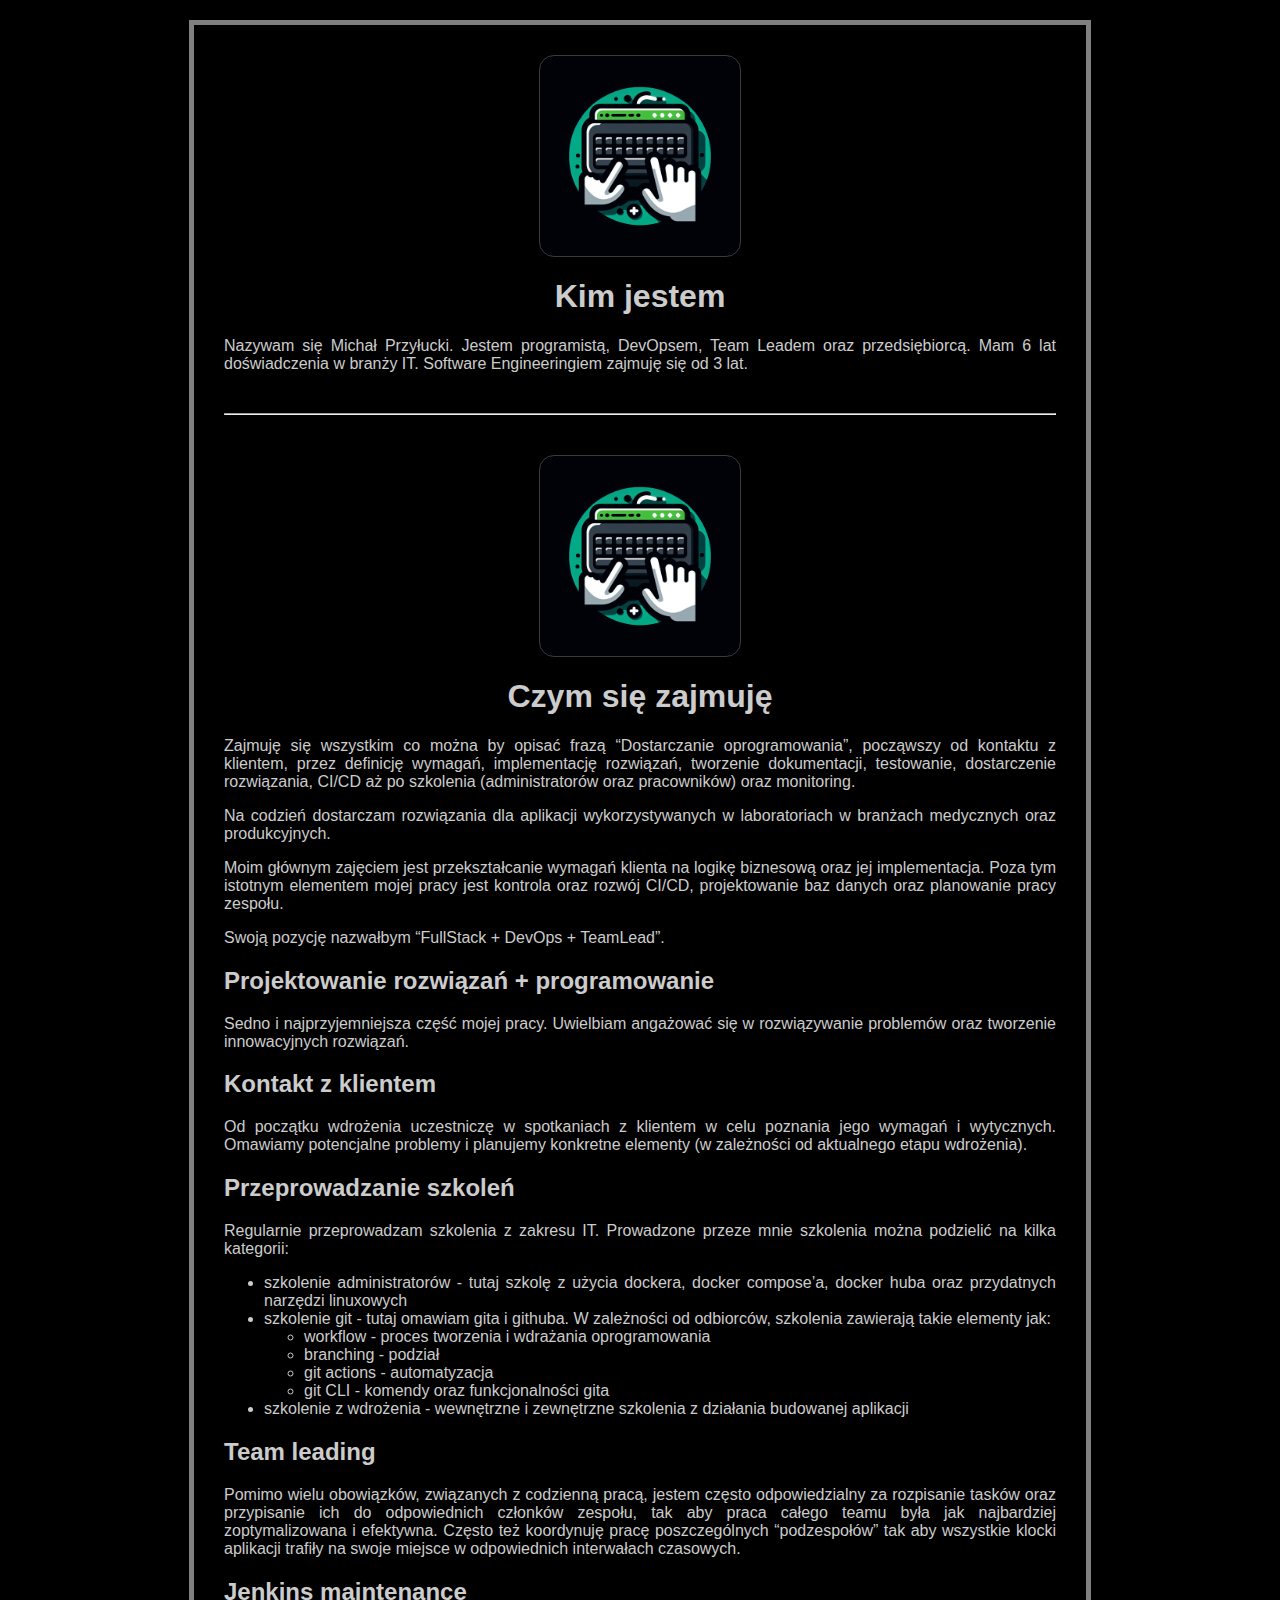
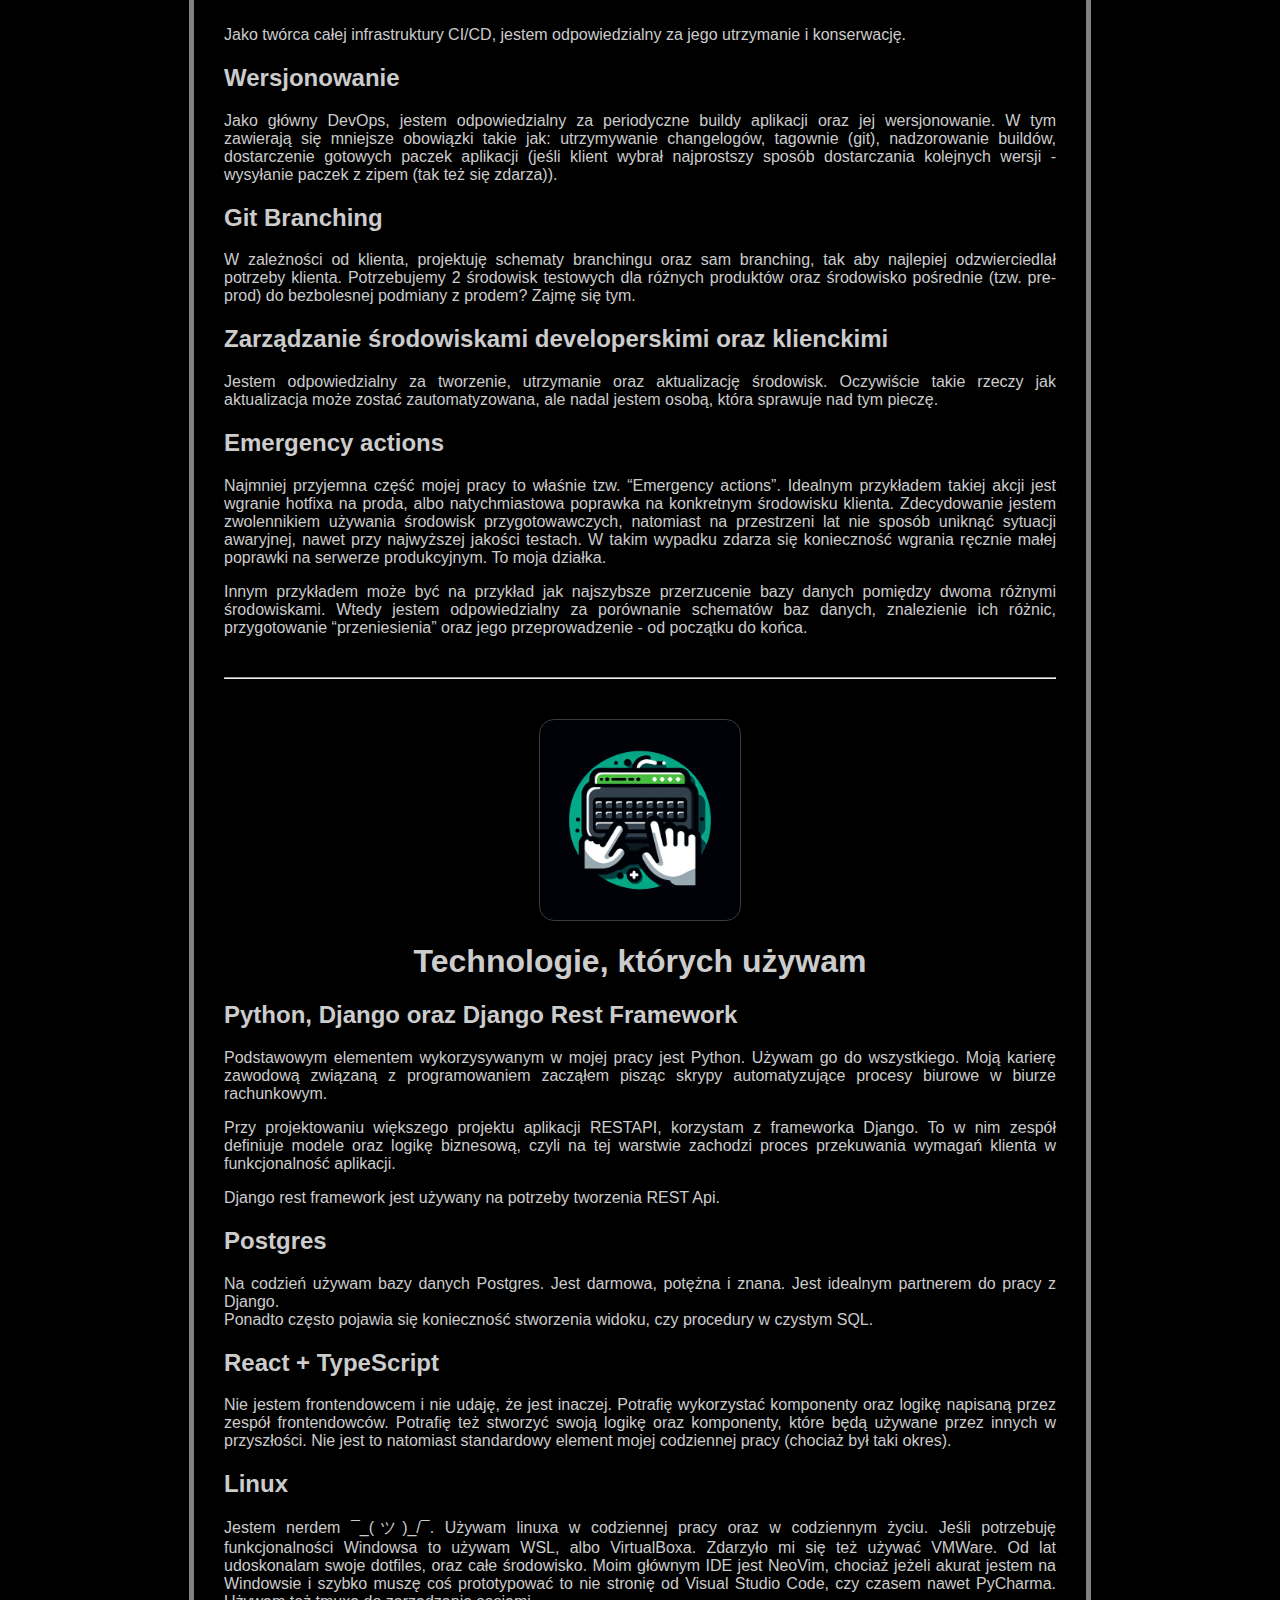
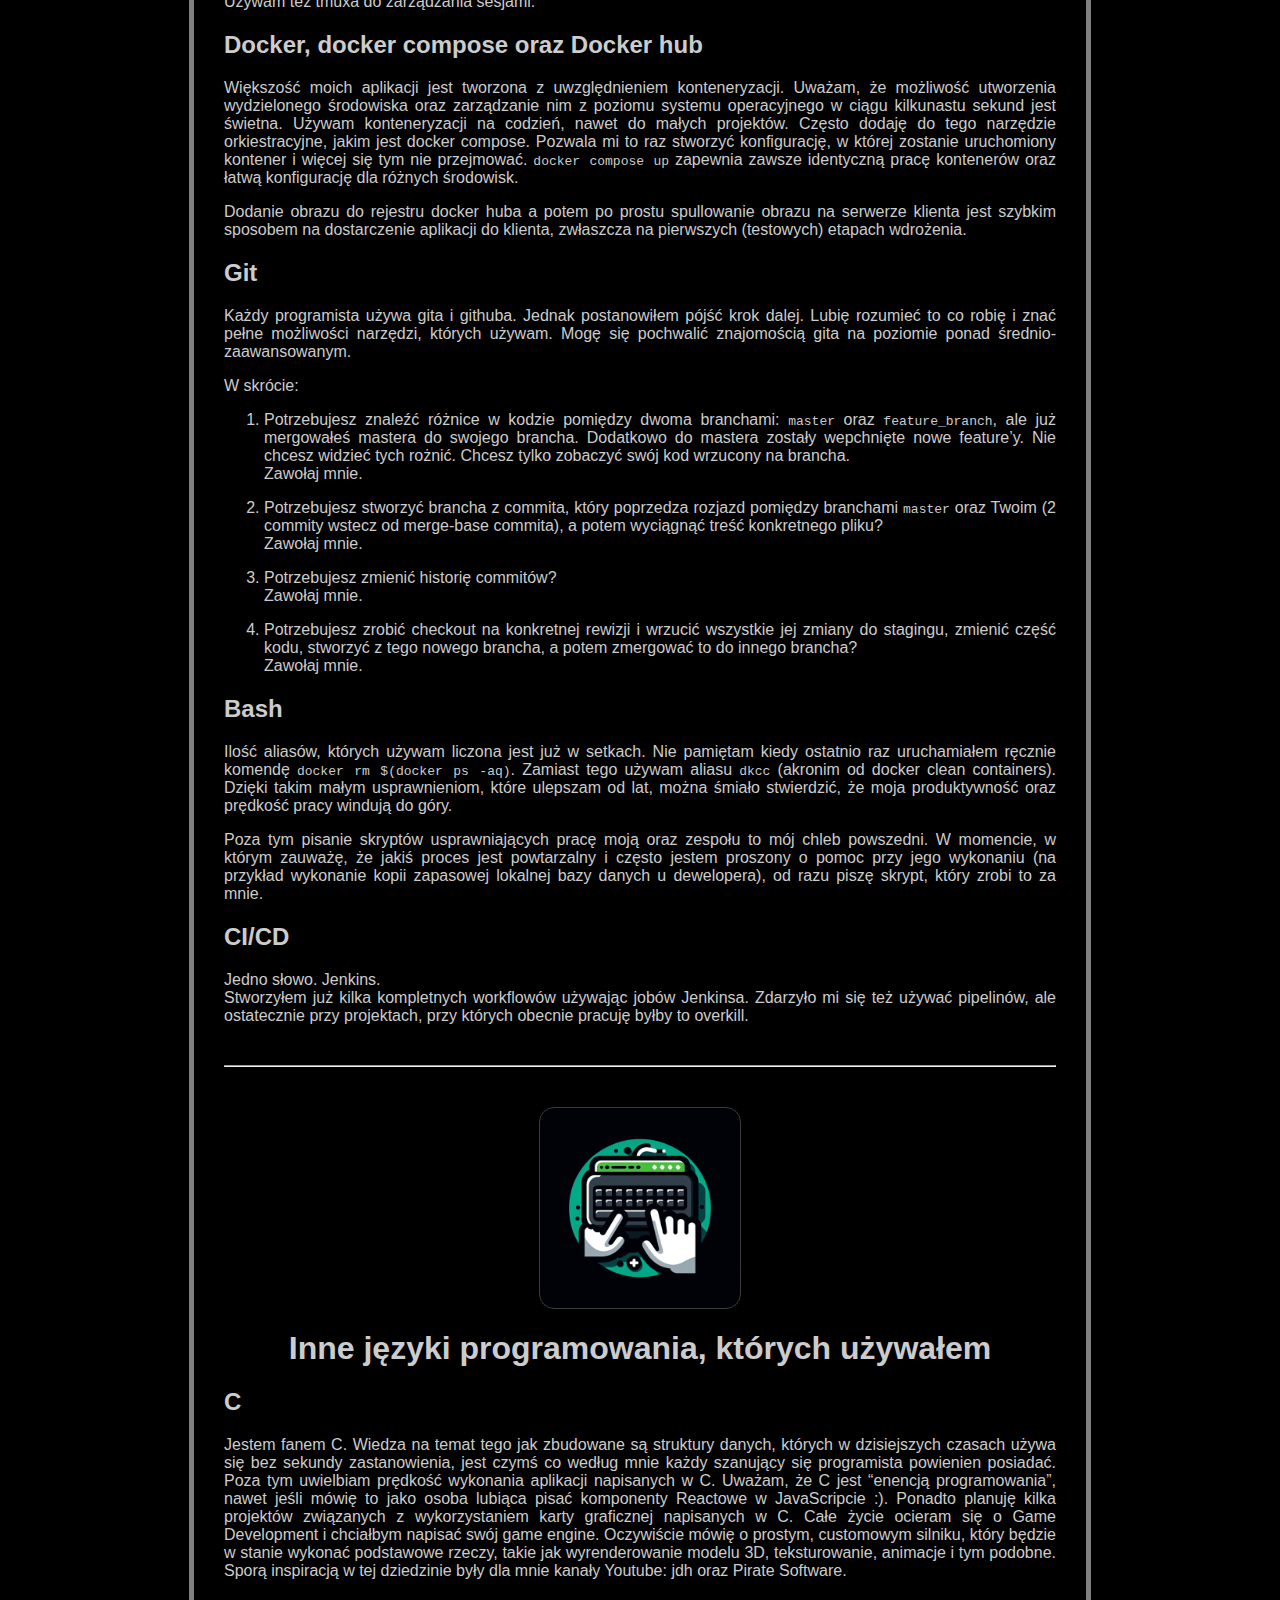
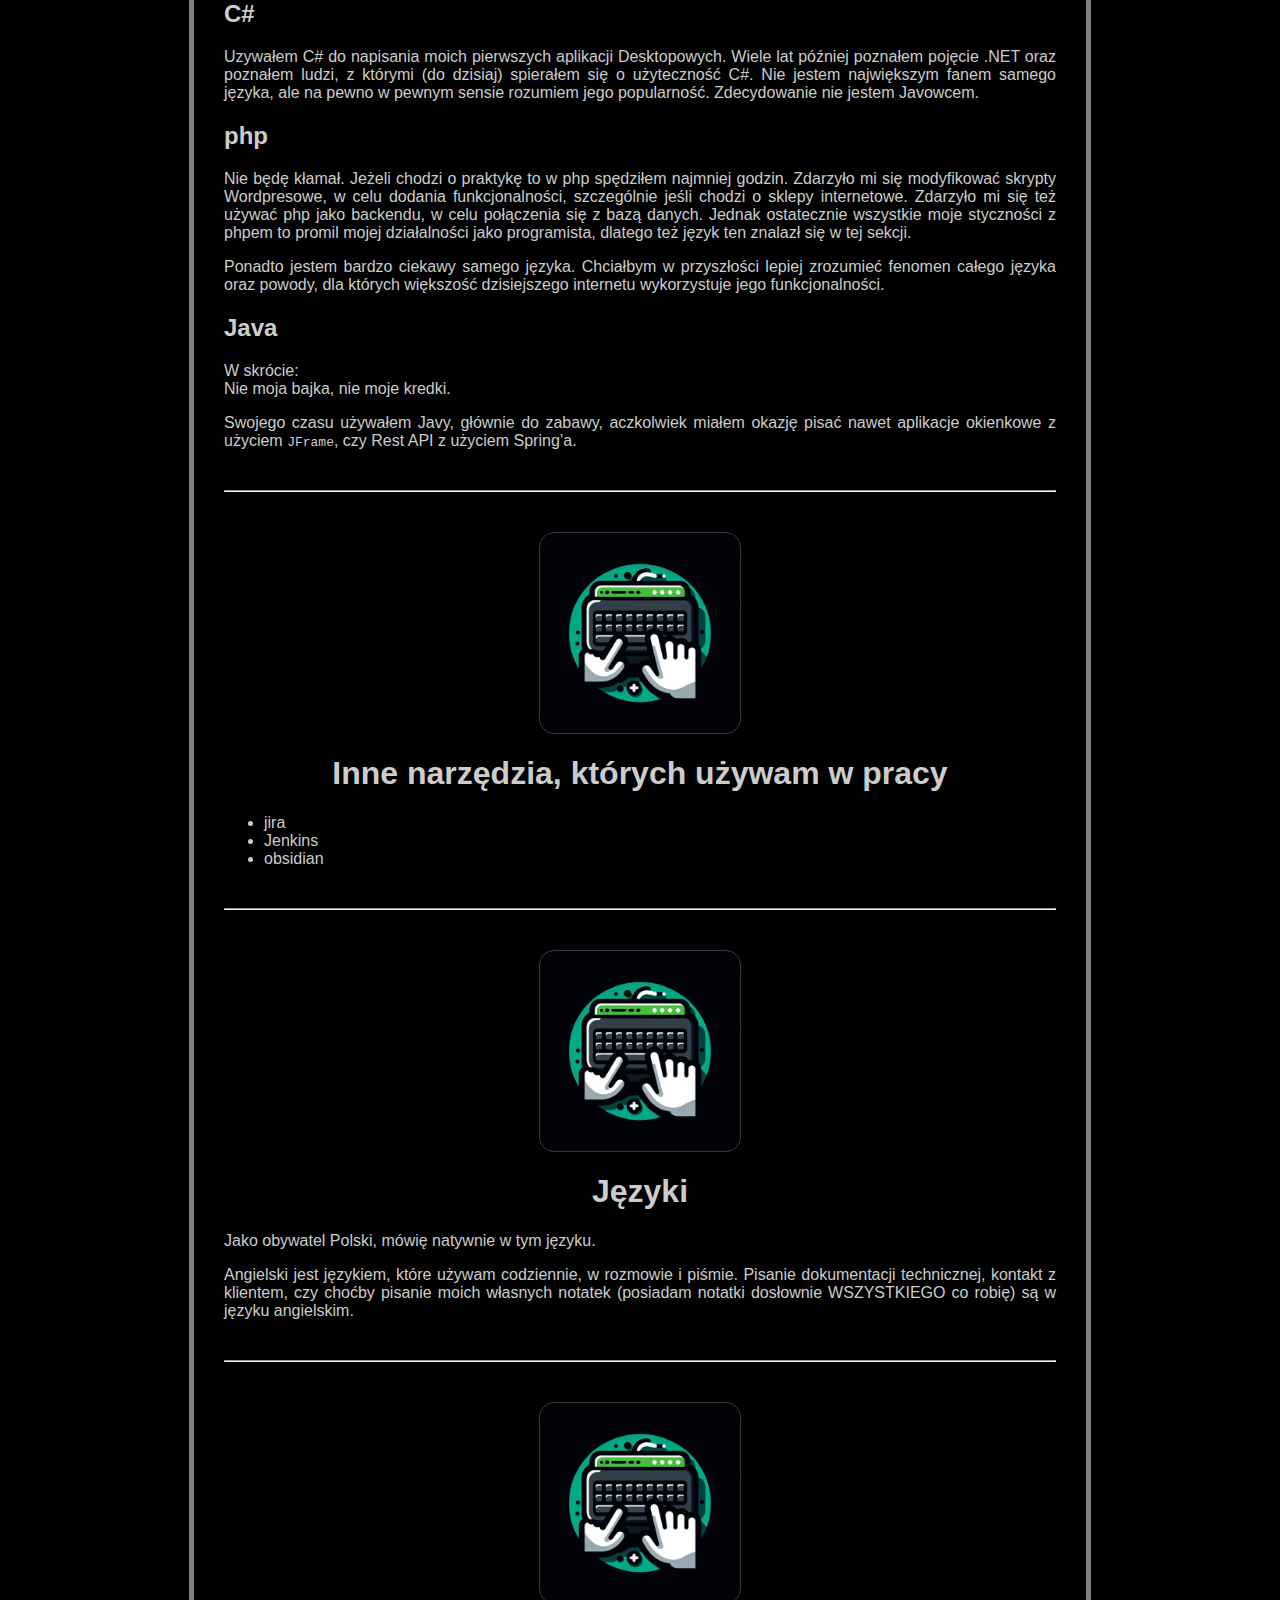
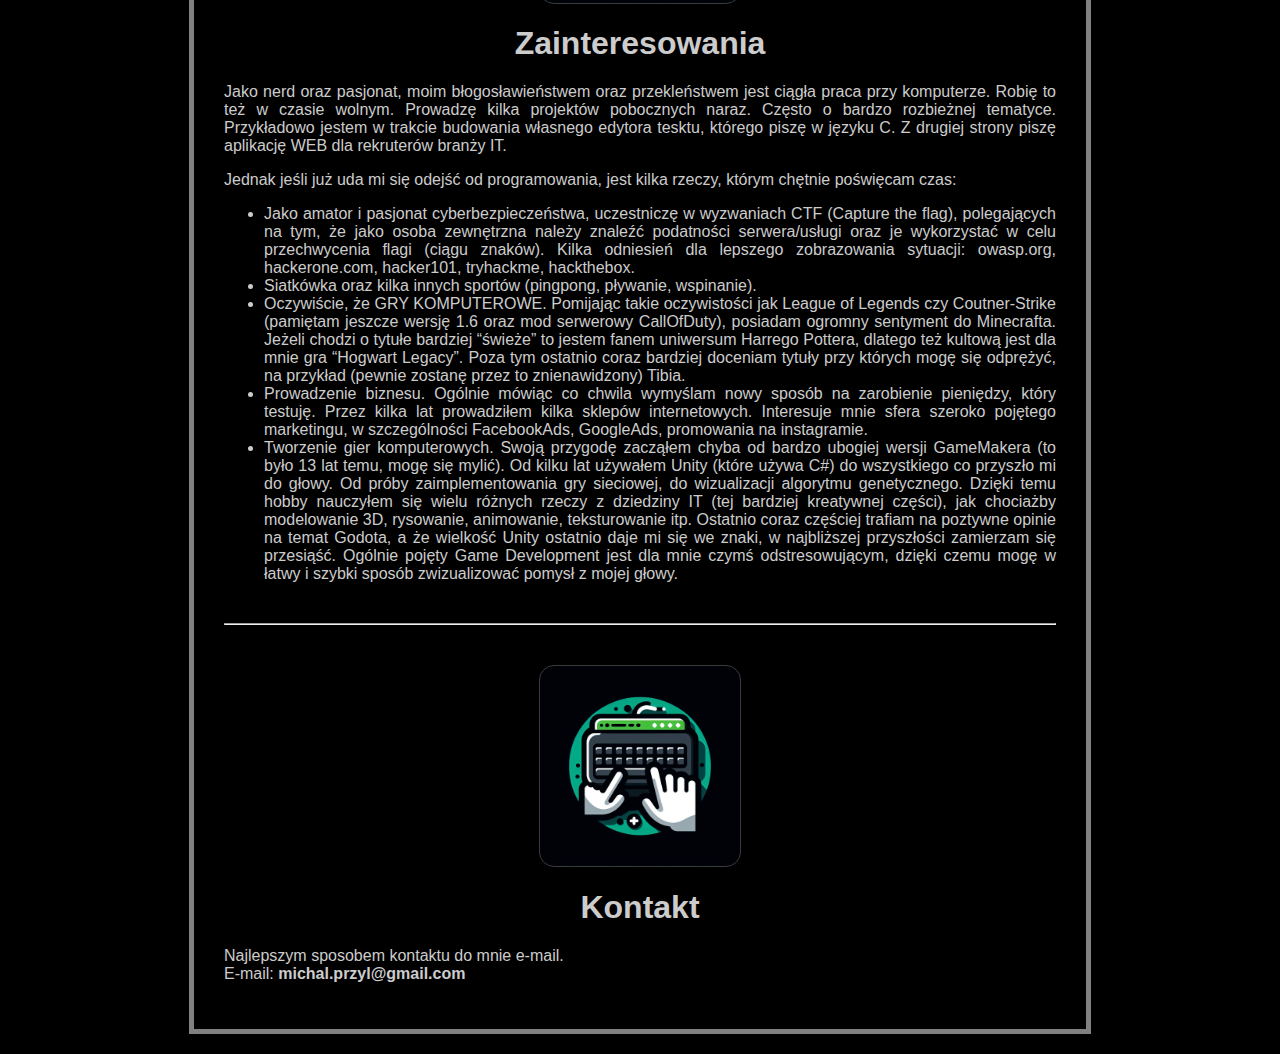
<file: index.html>
<!doctype html>
<html lang="pl">
  <head>
    <meta charset="UTF-8" />
    <meta name="viewport" content="width=device-width, initial-scale=1" />
    <title></title>
    <link href="style.css" rel="stylesheet" />
  </head>
  <body>
    <div class="image-separator"></div>
    <h1>Kim jestem</h1>
    <p>
      Nazywam się Michał Przyłucki. Jestem programistą, DevOpsem, Team Leadem
      oraz przedsiębiorcą. Mam 6 lat doświadczenia w branży IT. Software
      Engineeringiem zajmuję się od 3 lat.
    </p>
    <hr />
    <div class="image-separator"></div>
    <h1>Czym się zajmuję</h1>
    <p>
      Zajmuję się wszystkim co można by opisać frazą “Dostarczanie
      oprogramowania”, począwszy od kontaktu z klientem, przez definicję
      wymagań, implementację rozwiązań, tworzenie dokumentacji, testowanie,
      dostarczenie rozwiązania, CI/CD aż po szkolenia (administratorów oraz
      pracowników) oraz monitoring.
    </p>
    <p>
      Na codzień dostarczam rozwiązania dla aplikacji wykorzystywanych w
      laboratoriach w branżach medycznych oraz produkcyjnych.
    </p>
    <p>
      Moim głównym zajęciem jest przekształcanie wymagań klienta na logikę
      biznesową oraz jej implementacja. Poza tym istotnym elementem mojej pracy
      jest kontrola oraz rozwój CI/CD, projektowanie baz danych oraz planowanie
      pracy zespołu.
    </p>
    <p>Swoją pozycję nazwałbym “FullStack + DevOps + TeamLead”.</p>
    <h2>Projektowanie rozwiązań + programowanie</h2>
    <p>
      Sedno i najprzyjemniejsza część mojej pracy. Uwielbiam angażować się w
      rozwiązywanie problemów oraz tworzenie innowacyjnych rozwiązań.
    </p>
    <h2>Kontakt z klientem</h2>
    <p>
      Od początku wdrożenia uczestniczę w spotkaniach z klientem w celu poznania
      jego wymagań i wytycznych. Omawiamy potencjalne problemy i planujemy
      konkretne elementy (w zależności od aktualnego etapu wdrożenia).
    </p>
    <h2>Przeprowadzanie szkoleń</h2>
    <p>
      Regularnie przeprowadzam szkolenia z zakresu IT. Prowadzone przeze mnie
      szkolenia można podzielić na kilka kategorii:
    </p>
    <ul>
      <li>
        szkolenie administratorów - tutaj szkolę z użycia dockera, docker
        compose’a, docker huba oraz przydatnych narzędzi linuxowych
      </li>
      <li>
        szkolenie git - tutaj omawiam gita i githuba. W zależności od odbiorców,
        szkolenia zawierają takie elementy jak:
        <ul>
          <li>workflow - proces tworzenia i wdrażania oprogramowania</li>
          <li>branching - podział</li>
          <li>git actions - automatyzacja</li>
          <li>git CLI - komendy oraz funkcjonalności gita</li>
        </ul>
      </li>
      <li>
        szkolenie z wdrożenia - wewnętrzne i zewnętrzne szkolenia z działania
        budowanej aplikacji
      </li>
    </ul>
    <h2>Team leading</h2>
    <p>
      Pomimo wielu obowiązków, związanych z codzienną pracą, jestem często
      odpowiedzialny za rozpisanie tasków oraz przypisanie ich do odpowiednich
      członków zespołu, tak aby praca całego teamu była jak najbardziej
      zoptymalizowana i efektywna. Często też koordynuję pracę poszczególnych
      “podzespołów” tak aby wszystkie klocki aplikacji trafiły na swoje miejsce
      w odpowiednich interwałach czasowych.
    </p>
    <h2>Jenkins maintenance</h2>
    <p>
      Jako twórca całej infrastruktury CI/CD, jestem odpowiedzialny za jego
      utrzymanie i konserwację.
    </p>
    <h2>Wersjonowanie</h2>
    <p>
      Jako główny DevOps, jestem odpowiedzialny za periodyczne buildy aplikacji
      oraz jej wersjonowanie. W tym zawierają się mniejsze obowiązki takie jak:
      utrzymywanie changelogów, tagownie (git), nadzorowanie buildów,
      dostarczenie gotowych paczek aplikacji (jeśli klient wybrał najprostszy
      sposób dostarczania kolejnych wersji - wysyłanie paczek z zipem (tak też
      się zdarza)).
    </p>
    <h2>Git Branching</h2>
    <p>
      W zależności od klienta, projektuję schematy branchingu oraz sam
      branching, tak aby najlepiej odzwierciedlał potrzeby klienta. Potrzebujemy
      2 środowisk testowych dla różnych produktów oraz środowisko pośrednie
      (tzw. pre-prod) do bezbolesnej podmiany z prodem? Zajmę się tym.
    </p>
    <h2>Zarządzanie środowiskami developerskimi oraz klienckimi</h2>
    <p>
      Jestem odpowiedzialny za tworzenie, utrzymanie oraz aktualizację
      środowisk. Oczywiście takie rzeczy jak aktualizacja może zostać
      zautomatyzowana, ale nadal jestem osobą, która sprawuje nad tym pieczę.
    </p>
    <h2>Emergency actions</h2>
    <p>
      Najmniej przyjemna część mojej pracy to właśnie tzw. “Emergency actions”.
      Idealnym przykładem takiej akcji jest wgranie hotfixa na proda, albo
      natychmiastowa poprawka na konkretnym środowisku klienta. Zdecydowanie
      jestem zwolennikiem używania środowisk przygotowawczych, natomiast na
      przestrzeni lat nie sposób uniknąć sytuacji awaryjnej, nawet przy
      najwyższej jakości testach. W takim wypadku zdarza się konieczność wgrania
      ręcznie małej poprawki na serwerze produkcyjnym. To moja działka.
    </p>
    <p>
      Innym przykładem może być na przykład jak najszybsze przerzucenie bazy
      danych pomiędzy dwoma różnymi środowiskami. Wtedy jestem odpowiedzialny za
      porównanie schematów baz danych, znalezienie ich różnic, przygotowanie
      “przeniesienia” oraz jego przeprowadzenie - od początku do końca.
    </p>
    <hr />
    <div class="image-separator"></div>
    <h1>Technologie, których używam</h1>
    <h2>Python, Django oraz Django Rest Framework</h2>
    <p>
      Podstawowym elementem wykorzysywanym w mojej pracy jest Python. Używam go
      do wszystkiego. Moją karierę zawodową związaną z programowaniem zacząłem
      pisząc skrypy automatyzujące procesy biurowe w biurze rachunkowym.
    </p>
    <p>
      Przy projektowaniu większego projektu aplikacji RESTAPI, korzystam z
      frameworka Django. To w nim zespół definiuje modele oraz logikę biznesową,
      czyli na tej warstwie zachodzi proces przekuwania wymagań klienta w
      funkcjonalność aplikacji.
    </p>
    <p>Django rest framework jest używany na potrzeby tworzenia REST Api.</p>
    <h2>Postgres</h2>
    <p>
      Na codzień używam bazy danych Postgres. Jest darmowa, potężna i znana.
      Jest idealnym partnerem do pracy z Django.<br />
      Ponadto często pojawia się konieczność stworzenia widoku, czy procedury w
      czystym SQL.
    </p>
    <h2>React + TypeScript</h2>
    <p>
      Nie jestem frontendowcem i nie udaję, że jest inaczej. Potrafię
      wykorzystać komponenty oraz logikę napisaną przez zespół frontendowców.
      Potrafię też stworzyć swoją logikę oraz komponenty, które będą używane
      przez innych w przyszłości. Nie jest to natomiast standardowy element
      mojej codziennej pracy (chociaż był taki okres).
    </p>
    <h2>Linux</h2>
    <p>
      Jestem nerdem ¯_(ツ)_/¯. Używam linuxa w codziennej pracy oraz w
      codziennym życiu. Jeśli potrzebuję funkcjonalności Windowsa to używam WSL,
      albo VirtualBoxa. Zdarzyło mi się też używać VMWare. Od lat udoskonalam
      swoje dotfiles, oraz całe środowisko. Moim głównym IDE jest NeoVim,
      chociaż jeżeli akurat jestem na Windowsie i szybko muszę coś prototypować
      to nie stronię od Visual Studio Code, czy czasem nawet PyCharma. Używam
      też tmuxa do zarządzania sesjami.
    </p>
    <h2>Docker, docker compose oraz Docker hub</h2>
    <p>
      Większość moich aplikacji jest tworzona z uwzględnieniem konteneryzacji.
      Uważam, że możliwość utworzenia wydzielonego środowiska oraz zarządzanie
      nim z poziomu systemu operacyjnego w ciągu kilkunastu sekund jest świetna.
      Używam konteneryzacji na codzień, nawet do małych projektów. Często dodaję
      do tego narzędzie orkiestracyjne, jakim jest docker compose. Pozwala mi to
      raz stworzyć konfigurację, w której zostanie uruchomiony kontener i więcej
      się tym nie przejmować. <code>docker compose up</code> zapewnia zawsze
      identyczną pracę kontenerów oraz łatwą konfigurację dla różnych środowisk.
    </p>
    <p>
      Dodanie obrazu do rejestru docker huba a potem po prostu spullowanie
      obrazu na serwerze klienta jest szybkim sposobem na dostarczenie aplikacji
      do klienta, zwłaszcza na pierwszych (testowych) etapach wdrożenia.
    </p>
    <h2>Git</h2>
    <p>
      Każdy programista używa gita i githuba. Jednak postanowiłem pójść krok
      dalej. Lubię rozumieć to co robię i znać pełne możliwości narzędzi,
      których używam. Mogę się pochwalić znajomością gita na poziomie ponad
      średnio-zaawansowanym.
    </p>
    <p>W skrócie:</p>
    <ol>
      <li>
        <p>
          Potrzebujesz znaleźć różnice w kodzie pomiędzy dwoma branchami:
          <code>master</code> oraz <code>feature_branch</code>, ale już
          mergowałeś mastera do swojego brancha. Dodatkowo do mastera zostały
          wepchnięte nowe feature’y. Nie chcesz widzieć tych rożnić. Chcesz
          tylko zobaczyć swój kod wrzucony na brancha.<br />
          Zawołaj mnie.
        </p>
      </li>
      <li>
        <p>
          Potrzebujesz stworzyć brancha z commita, który poprzedza rozjazd
          pomiędzy branchami <code>master</code> oraz Twoim (2 commity wstecz od
          merge-base commita), a potem wyciągnąć treść konkretnego pliku?<br />
          Zawołaj mnie.
        </p>
      </li>
      <li>
        <p>
          Potrzebujesz zmienić historię commitów?<br />
          Zawołaj mnie.
        </p>
      </li>
      <li>
        <p>
          Potrzebujesz zrobić checkout na konkretnej rewizji i wrzucić wszystkie
          jej zmiany do stagingu, zmienić część kodu, stworzyć z tego nowego
          brancha, a potem zmergować to do innego brancha?<br />
          Zawołaj mnie.
        </p>
      </li>
    </ol>
    <h2>Bash</h2>
    <p>
      Ilość aliasów, których używam liczona jest już w setkach. Nie pamiętam
      kiedy ostatnio raz uruchamiałem ręcznie komendę
      <code>docker rm $(docker ps -aq)</code>. Zamiast tego używam aliasu
      <code>dkcc</code> (akronim od docker clean containers). Dzięki takim małym
      usprawnieniom, które ulepszam od lat, można śmiało stwierdzić, że moja
      produktywność oraz prędkość pracy windują do góry.
    </p>
    <p>
      Poza tym pisanie skryptów usprawniających pracę moją oraz zespołu to mój
      chleb powszedni. W momencie, w którym zauważę, że jakiś proces jest
      powtarzalny i często jestem proszony o pomoc przy jego wykonaniu (na
      przykład wykonanie kopii zapasowej lokalnej bazy danych u dewelopera), od
      razu piszę skrypt, który zrobi to za mnie.
    </p>
    <h2>CI/CD</h2>
    <p>
      Jedno słowo. Jenkins.<br />
      Stworzyłem już kilka kompletnych workflowów używając jobów Jenkinsa.
      Zdarzyło mi się też używać pipelinów, ale ostatecznie przy projektach,
      przy których obecnie pracuję byłby to overkill.
    </p>
    <hr />
    <div class="image-separator"></div>
    <h1>Inne języki programowania, których używałem</h1>
    <h2>C</h2>
    <p>
      Jestem fanem C. Wiedza na temat tego jak zbudowane są struktury danych,
      których w dzisiejszych czasach używa się bez sekundy zastanowienia, jest
      czymś co według mnie każdy szanujący się programista powienien posiadać.
      Poza tym uwielbiam prędkość wykonania aplikacji napisanych w C. Uważam, że
      C jest “enencją programowania”, nawet jeśli mówię to jako osoba lubiąca
      pisać komponenty Reactowe w JavaScripcie :). Ponadto planuję kilka
      projektów związanych z wykorzystaniem karty graficznej napisanych w C.
      Całe życie ocieram się o Game Development i chciałbym napisać swój game
      engine. Oczywiście mówię o prostym, customowym silniku, który będzie w
      stanie wykonać podstawowe rzeczy, takie jak wyrenderowanie modelu 3D,
      teksturowanie, animacje i tym podobne. Sporą inspiracją w tej dziedzinie
      były dla mnie kanały Youtube: jdh oraz Pirate Software.
    </p>
    <h2>C#</h2>
    <p>
      Uzywałem C# do napisania moich pierwszych aplikacji Desktopowych. Wiele
      lat później poznałem pojęcie .NET oraz poznałem ludzi, z którymi (do
      dzisiaj) spierałem się o użyteczność C#. Nie jestem największym fanem
      samego języka, ale na pewno w pewnym sensie rozumiem jego popularność.
      Zdecydowanie nie jestem Javowcem.
    </p>
    <h2>php</h2>
    <p>
      Nie będę kłamał. Jeżeli chodzi o praktykę to w php spędziłem najmniej
      godzin. Zdarzyło mi się modyfikować skrypty Wordpresowe, w celu dodania
      funkcjonalności, szczególnie jeśli chodzi o sklepy internetowe. Zdarzyło
      mi się też używać php jako backendu, w celu połączenia się z bazą danych.
      Jednak ostatecznie wszystkie moje styczności z phpem to promil mojej
      działalności jako programista, dlatego też język ten znalazł się w tej
      sekcji.
    </p>
    <p>
      Ponadto jestem bardzo ciekawy samego języka. Chciałbym w przyszłości
      lepiej zrozumieć fenomen całego języka oraz powody, dla których większość
      dzisiejszego internetu wykorzystuje jego funkcjonalności.
    </p>
    <h2>Java</h2>
    <p>
      W skrócie:<br />
      Nie moja bajka, nie moje kredki.
    </p>
    <p>
      Swojego czasu używałem Javy, głównie do zabawy, aczkolwiek miałem okazję
      pisać nawet aplikacje okienkowe z użyciem <code>JFrame</code>, czy Rest
      API z użyciem Spring’a.
    </p>
    <hr />
    <div class="image-separator"></div>
    <h1>Inne narzędzia, których używam w pracy</h1>
    <ul>
      <li>jira</li>
      <li>Jenkins</li>
      <li>obsidian</li>
    </ul>
    <hr />
    <div class="image-separator"></div>
    <h1>Języki</h1>
    <p>Jako obywatel Polski, mówię natywnie w tym języku.</p>
    <p>
      Angielski jest językiem, które używam codziennie, w rozmowie i piśmie.
      Pisanie dokumentacji technicznej, kontakt z klientem, czy choćby pisanie
      moich własnych notatek (posiadam notatki dosłownie WSZYSTKIEGO co robię)
      są w języku angielskim.
    </p>
    <hr />
    <div class="image-separator"></div>
    <h1>Zainteresowania</h1>
    <p>
      Jako nerd oraz pasjonat, moim błogosławieństwem oraz przekleństwem jest
      ciągła praca przy komputerze. Robię to też w czasie wolnym. Prowadzę kilka
      projektów pobocznych naraz. Często o bardzo rozbieżnej tematyce.
      Przykładowo jestem w trakcie budowania własnego edytora tesktu, którego
      piszę w języku C. Z drugiej strony piszę aplikację WEB dla rekruterów
      branży IT.
    </p>
    <p>
      Jednak jeśli już uda mi się odejść od programowania, jest kilka rzeczy,
      którym chętnie poświęcam czas:
    </p>
    <ul>
      <li>
        Jako amator i pasjonat cyberbezpieczeństwa, uczestniczę w wyzwaniach CTF
        (Capture the flag), polegających na tym, że jako osoba zewnętrzna należy
        znaleźć podatności serwera/usługi oraz je wykorzystać w celu
        przechwycenia flagi (ciągu znaków). Kilka odniesień dla lepszego
        zobrazowania sytuacji: owasp.org, hackerone.com, hacker101, tryhackme,
        hackthebox.
      </li>
      <li>
        Siatkówka oraz kilka innych sportów (pingpong, pływanie, wspinanie).
      </li>
      <li>
        Oczywiście, że GRY KOMPUTEROWE. Pomijając takie oczywistości jak League
        of Legends czy Coutner-Strike (pamiętam jeszcze wersję 1.6 oraz mod
        serwerowy CallOfDuty), posiadam ogromny sentyment do Minecrafta. Jeżeli
        chodzi o tytułe bardziej “świeże” to jestem fanem uniwersum Harrego
        Pottera, dlatego też kultową jest dla mnie gra “Hogwart Legacy”. Poza
        tym ostatnio coraz bardziej doceniam tytuły przy których mogę się
        odprężyć, na przykład (pewnie zostanę przez to znienawidzony) Tibia.
      </li>
      <li>
        Prowadzenie biznesu. Ogólnie mówiąc co chwila wymyślam nowy sposób na
        zarobienie pieniędzy, który testuję. Przez kilka lat prowadziłem kilka
        sklepów internetowych. Interesuje mnie sfera szeroko pojętego
        marketingu, w szczególności FacebookAds, GoogleAds, promowania na
        instagramie.
      </li>
      <li>
        Tworzenie gier komputerowych. Swoją przygodę zacząłem chyba od bardzo
        ubogiej wersji GameMakera (to było 13 lat temu, mogę się mylić). Od
        kilku lat używałem Unity (które używa C#) do wszystkiego co przyszło mi
        do głowy. Od próby zaimplementowania gry sieciowej, do wizualizacji
        algorytmu genetycznego. Dzięki temu hobby nauczyłem się wielu różnych
        rzeczy z dziedziny IT (tej bardziej kreatywnej części), jak chociażby
        modelowanie 3D, rysowanie, animowanie, teksturowanie itp. Ostatnio coraz
        częściej trafiam na poztywne opinie na temat Godota, a że wielkość Unity
        ostatnio daje mi się we znaki, w najbliższej przyszłości zamierzam się
        przesiąść. Ogólnie pojęty Game Development jest dla mnie czymś
        odstresowującym, dzięki czemu mogę w łatwy i szybki sposób zwizualizować
        pomysł z mojej głowy.
      </li>
    </ul>
    <hr />
    <div class="image-separator"></div>
    <h1>Kontakt</h1>
    <p>
      Najlepszym sposobem kontaktu do mnie e-mail.<br />
      E-mail: <strong>michal.przyl@gmail.com</strong>
    </p>
  </body>
</html>
</file>
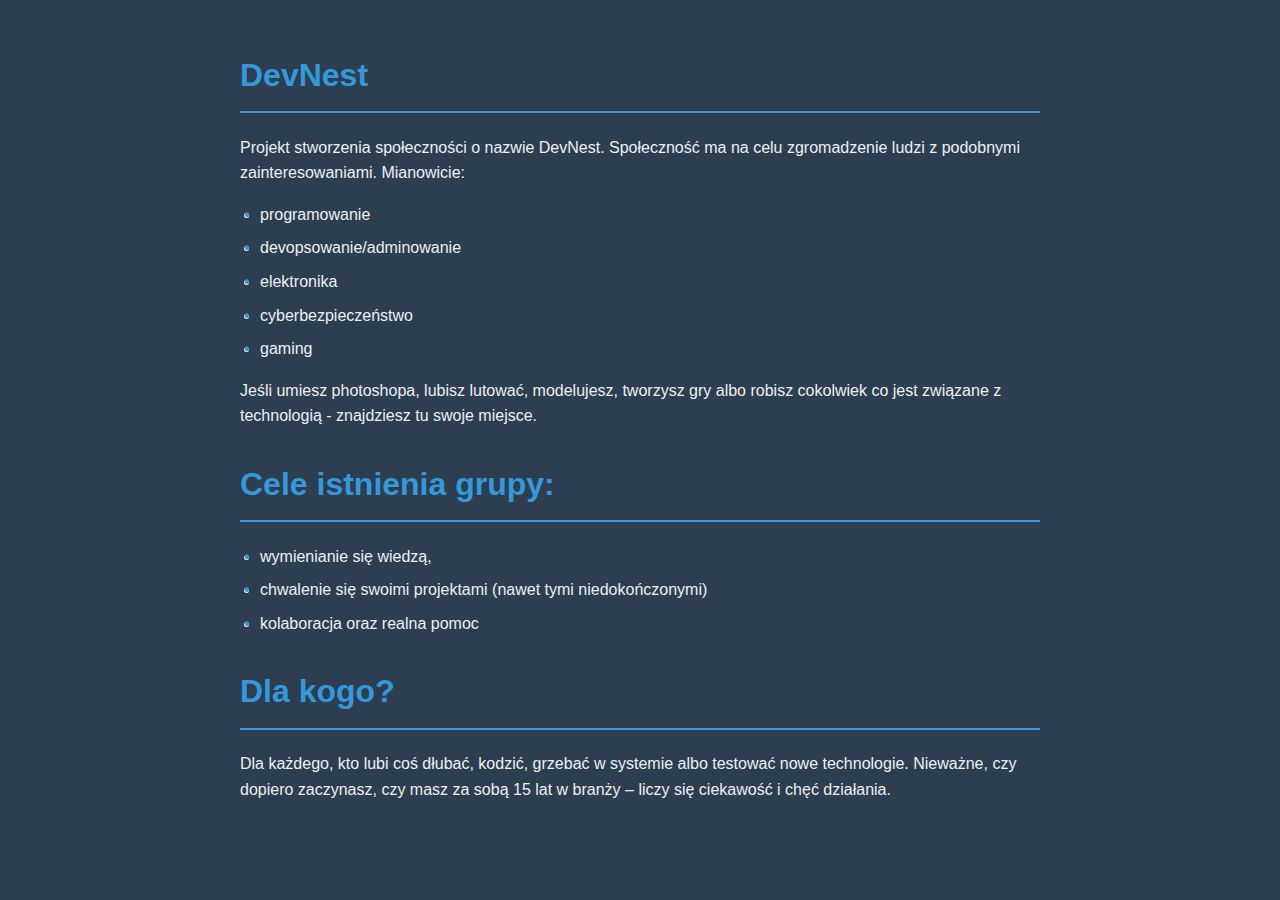
<file: dev_nest/index.html>
<!DOCTYPE html>
<html lang="pl">
  <head>
    <meta charset="UTF-8">
    <meta name="viewport" content="width=device-width, initial-scale=1.0">
    <meta http-equiv="X-UA-Compatible" content="ie=edge">
    <title>DevNest</title>
    <style>
      :root {
        --primary-color: #2c3e50;
        --secondary-color: #34495e;
        --accent-color: #3498db;
        --text-color: #ecf0f1;
        --text-muted: #bdc3c7;
      }
      
      body {
        font-family: 'Segoe UI', Tahoma, Geneva, Verdana, sans-serif;
        line-height: 1.6;
        color: var(--text-color);
        background-color: var(--primary-color);
        margin: 0;
        padding: 20px;
        max-width: 800px;
        margin: 0 auto;
      }
      
      h1 {
        color: var(--accent-color);
        border-bottom: 2px solid var(--accent-color);
        padding-bottom: 10px;
        margin-top: 30px;
      }
      
      p {
        margin: 15px 0;
      }
      
      ul {
        padding-left: 20px;
      }
      
      li {
        margin-bottom: 8px;
        position: relative;
      }
      
      li::before {
        content: "•";
        color: var(--accent-color);
        font-weight: bold;
        display: inline-block; 
        width: 1em;
        margin-left: -1em;
      }
      
      a {
        color: var(--accent-color);
        text-decoration: none;
        transition: color 0.3s;
      }
      
      a:hover {
        color: #2980b9;
        text-decoration: underline;
      }
      
      ::selection {
        background-color: var(--accent-color);
        color: white;
      }
      
      @media (max-width: 600px) {
        body {
          padding: 15px;
        }
        
        h1 {
          font-size: 1.8rem;
        }
      }
    </style>
  </head>
  <body>
    <h1>DevNest</h1>
    
    <p>
    Projekt stworzenia społeczności o nazwie DevNest. Społeczność ma na celu zgromadzenie ludzi z podobnymi zainteresowaniami. Mianowicie:
    </p>
    <ul>
        <li>programowanie</li>
        <li>devopsowanie/adminowanie</li>
        <li>elektronika</li>
        <li>cyberbezpieczeństwo</li>
        <li>gaming</li>
    </ul>
    <p>
    Jeśli umiesz photoshopa, lubisz lutować, modelujesz, tworzysz gry albo robisz cokolwiek co jest związane z technologią - znajdziesz tu swoje miejsce.
    </p>

    <h1>Cele istnienia grupy:</h1>

    <ul>
      <li>wymienianie się wiedzą,</li>
      <li>chwalenie się swoimi projektami (nawet tymi niedokończonymi)</li>
      <li>kolaboracja oraz realna pomoc</li>
    </ul>

    <h1>Dla kogo?</h1>
    <p>Dla każdego, kto lubi coś dłubać, kodzić, grzebać w systemie albo testować nowe technologie. Nieważne, czy dopiero zaczynasz, czy masz za sobą 15 lat w branży – liczy się ciekawość i chęć działania.</p>

  </body>
</html>
</file>
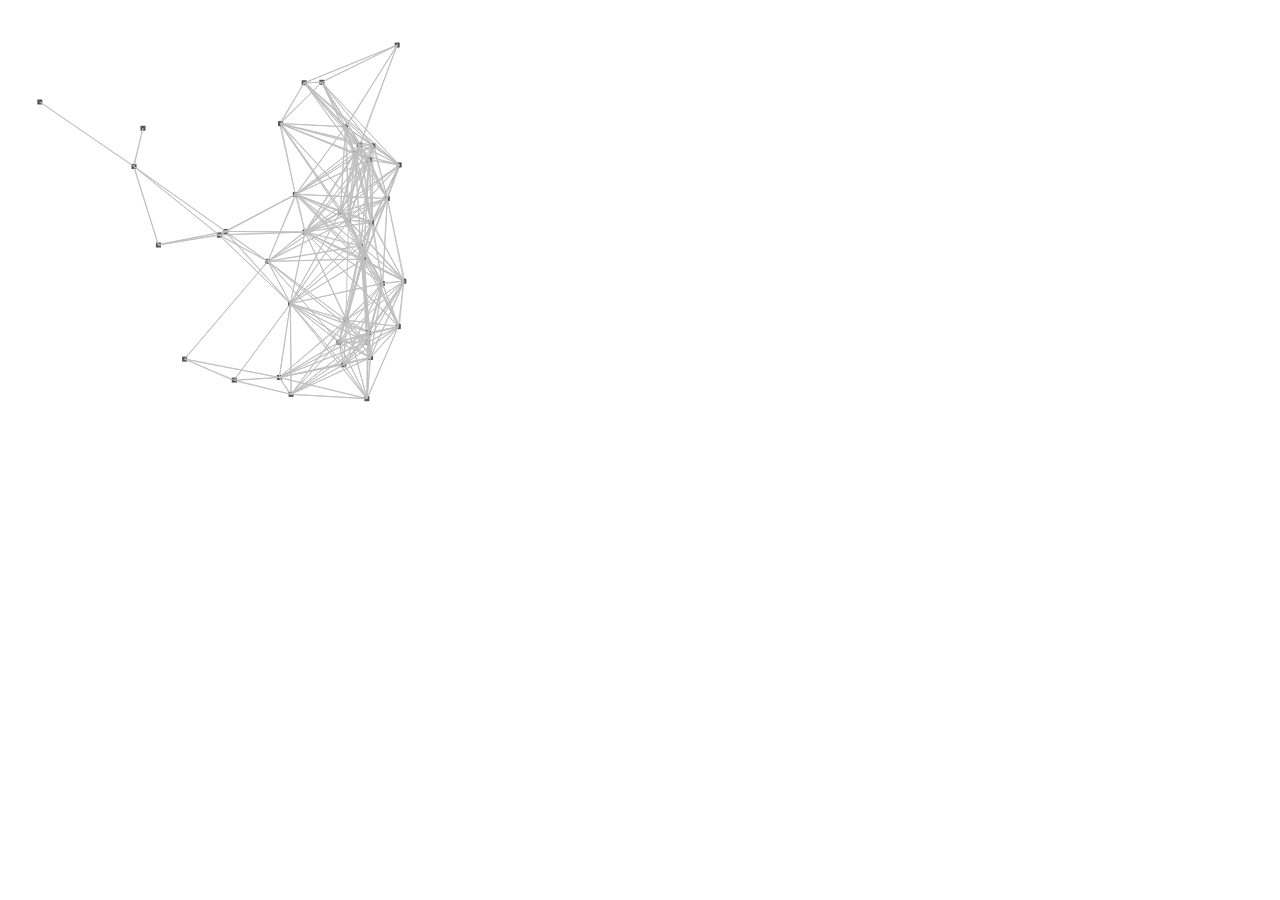
<file: moving_grid/index.html>
<html>
    <head>
        <link rel="stylesheet" href="style.css">
    </head>
    <body>
        <canvas width="400" height="400" id="canvas"></canvas>
        <script src="script.js"></script>
    </body>
</html>
</file>
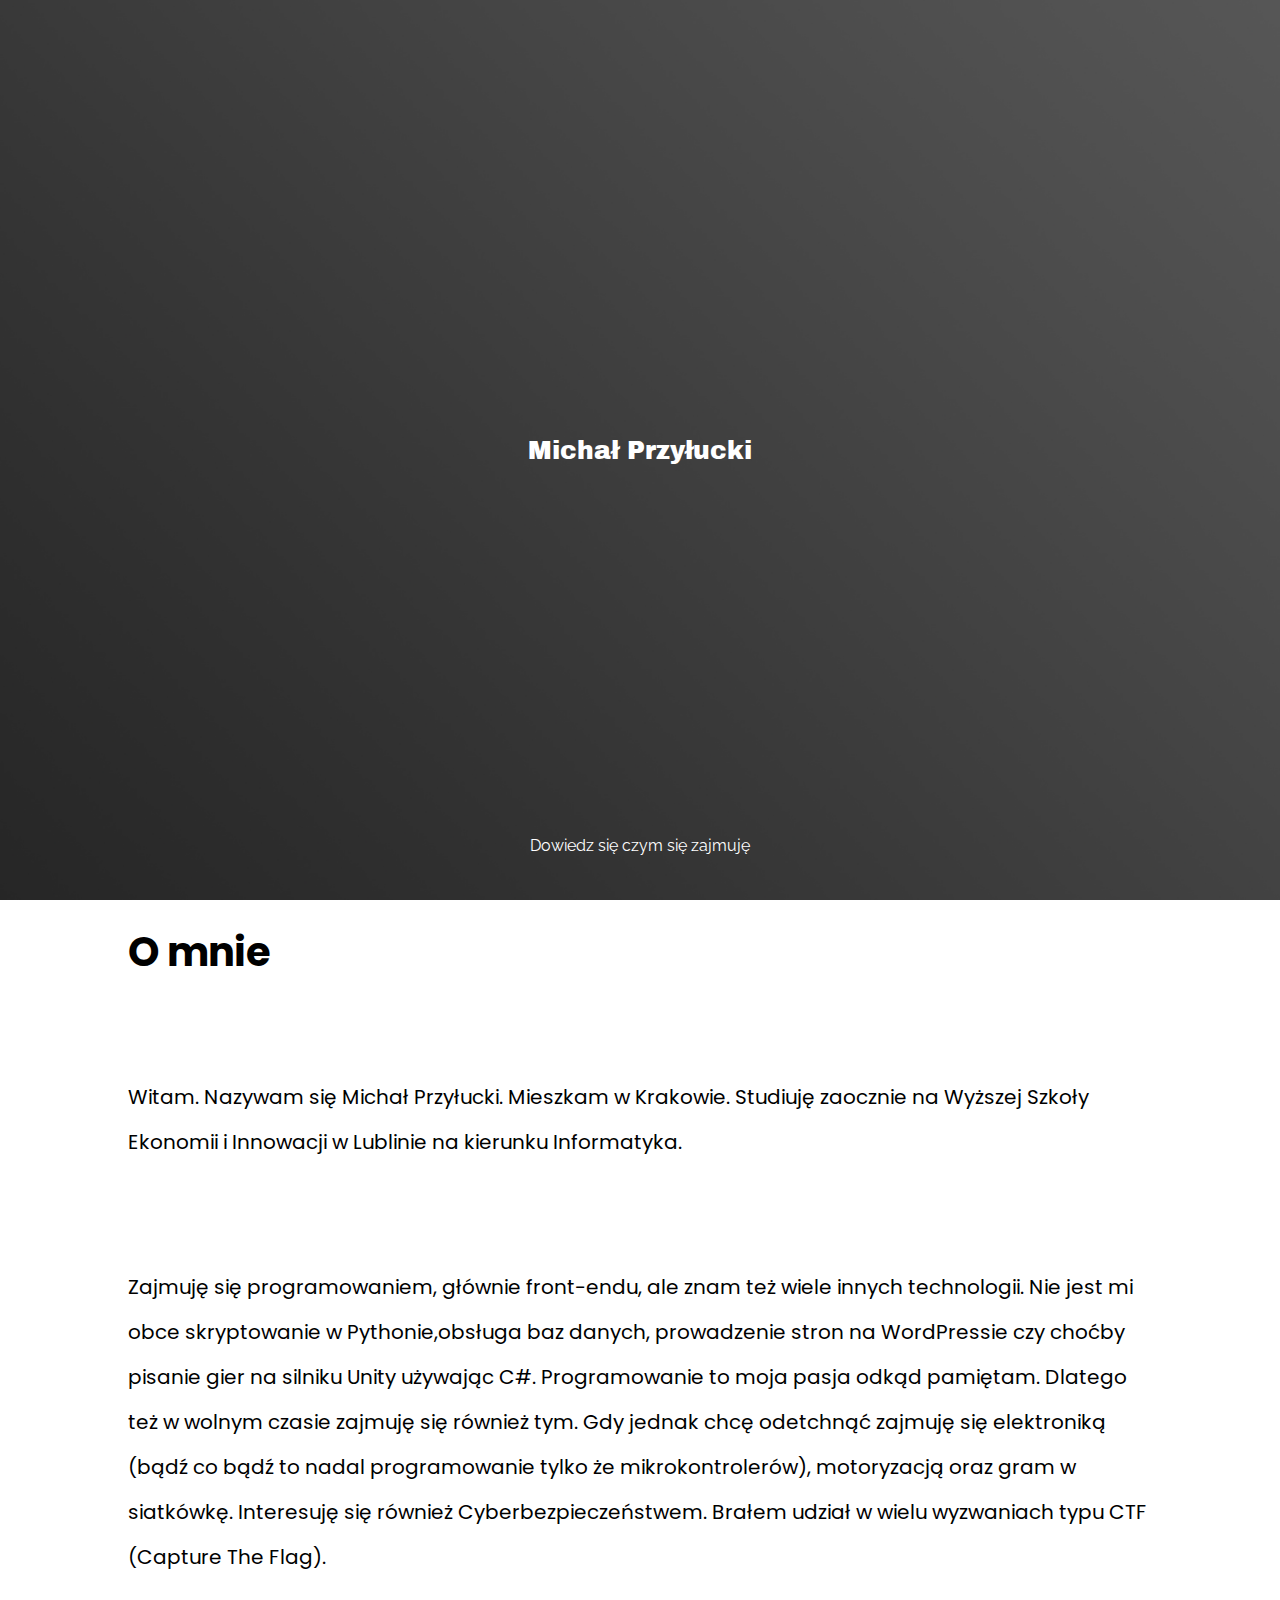
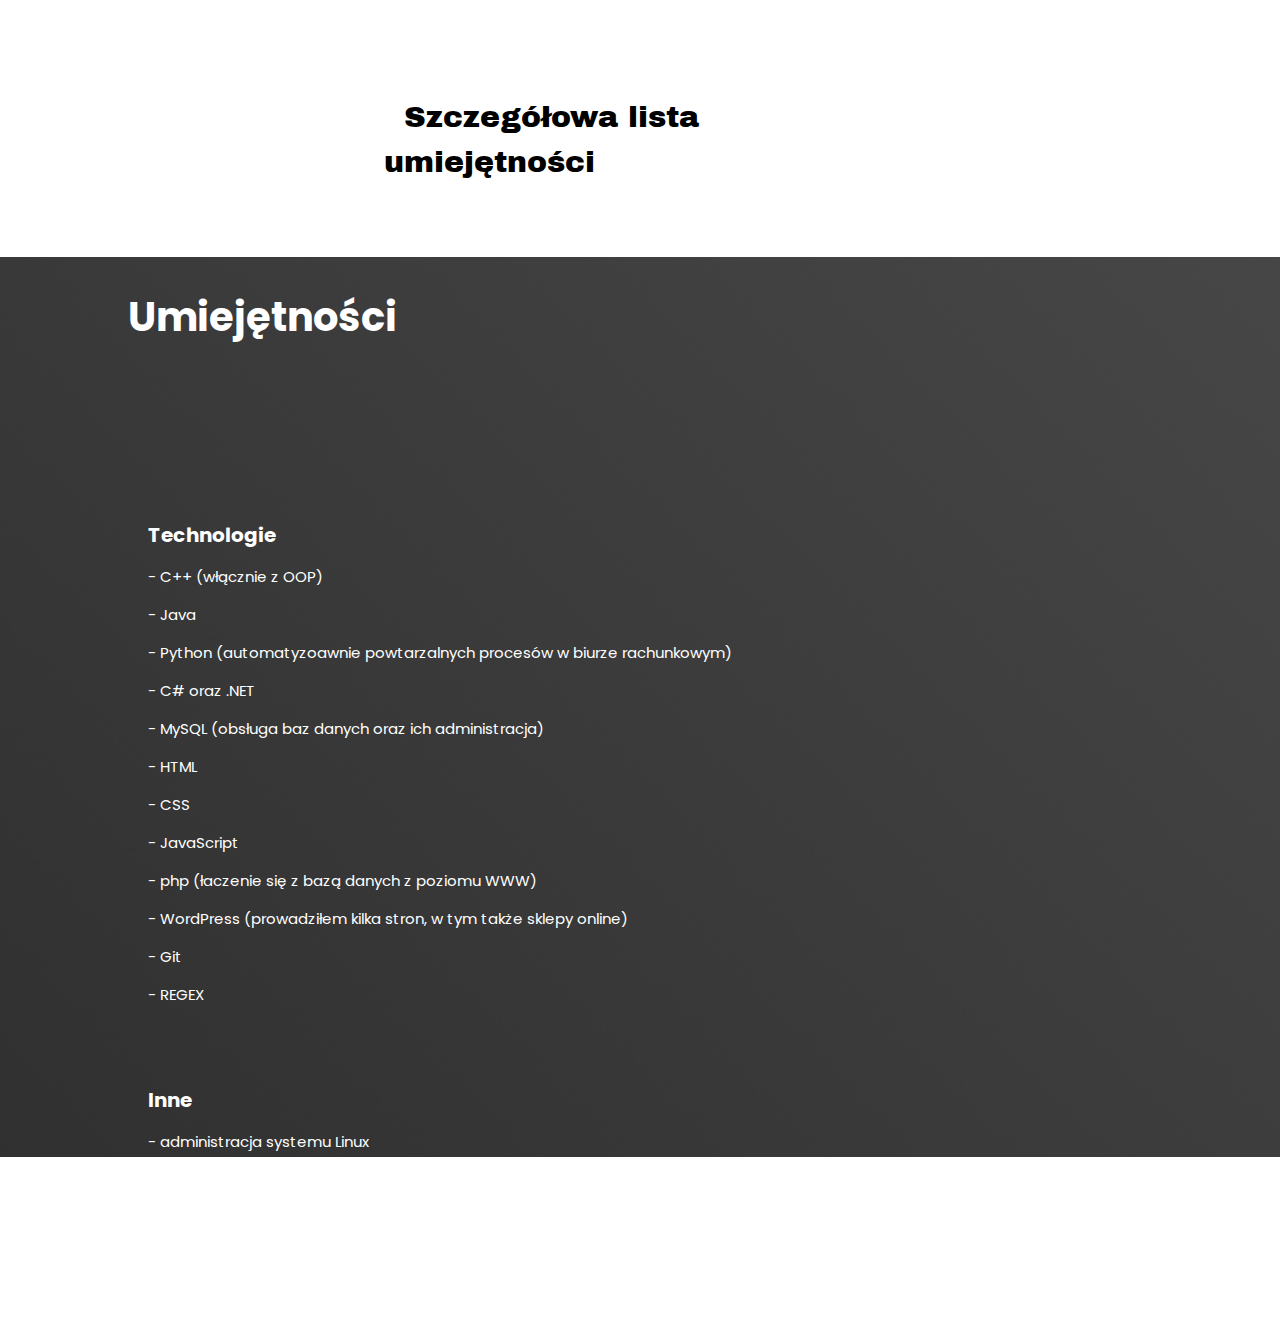
<file: opcja2/index.html>
<html>

<head>
    <link rel="stylesheet" , href="style.css">
    <link rel="preconnect" href="https://fonts.gstatic.com">
    <link href="https://fonts.googleapis.com/css2?family=Archivo+Black&display=swap" rel="stylesheet">
    <link rel="preconnect" href="https://fonts.gstatic.com">
    <link href="https://fonts.googleapis.com/css2?family=Archivo+Black&family=Raleway:wght@100&display=swap"
        rel="stylesheet">
    <link rel="preconnect" href="https://fonts.gstatic.com">
    <link href="https://fonts.googleapis.com/css2?family=Poppins:wght@200&display=swap" rel="stylesheet">
</head>

<body>


    <div id="container">
        <div id="main">
            Michał Przyłucki
        </div>
        <div id="more">
            <a href="#omnie">Dowiedz się czym się zajmuję</a>
        </div>
    </div>

    <div id="omnie">
        <h1>O mnie</h1>
        <p>Witam. Nazywam się Michał Przyłucki. Mieszkam w Krakowie. Studiuję zaocznie na Wyższej Szkoły Ekonomii i Innowacji w Lublinie na kierunku Informatyka.</p>
        <p> Zajmuję się programowaniem, głównie front-endu, ale znam też wiele innych technologii. Nie jest mi obce
            skryptowanie w Pythonie,obsługa baz danych, prowadzenie stron na WordPressie czy choćby pisanie gier na
            silniku Unity używając C#.
            Programowanie to moja pasja odkąd pamiętam. Dlatego też w wolnym czasie zajmuję się również tym. Gdy jednak
            chcę odetchnąć zajmuję się elektroniką (bądź co bądź to nadal programowanie tylko że mikrokontrolerów),
            motoryzacją oraz gram w siatkówkę.
            Interesuję się również Cyberbezpieczeństwem. Brałem udział w wielu wyzwaniach typu CTF (Capture The Flag).
        </p>
        <div id="skillsLink">

            <a href="#skills">Szczegółowa lista umiejętności</a>
        </div>
    </div>

    <div id="skills">
        
        <div id="skills2">
            <h1>Umiejętności</h1>

            <div id="tech">
                <div id="techLeft">
                    <h1>Technologie</h1>
                    <p>- C++ (włącznie z OOP)</p>
                    <p>- Java </p>
                    <p>- Python (automatyzoawnie powtarzalnych procesów w biurze rachunkowym)</p>
                    <p>- C# oraz .NET </p>
                    <p>- MySQL (obsługa baz danych oraz ich administracja)</p>
                    <p>- HTML</p>
                    <p>- CSS</p>
                    <p>- JavaScript</p>
                    <p>- php (łaczenie się z bazą danych z poziomu WWW)</p>
                    <p>- WordPress (prowadziłem kilka stron, w tym także sklepy online)</p>
                    <p>- Git</p>
                    <p>- REGEX</p>

                </div>





                <div id="techRight">
                    <h1>Inne</h1>
                    <p>- administracja systemu Linux</p>
<p>- Znajomość pakietu Office</p>
<p>- Znajomość Photoshopa</p>
<p>- Znajmość Comarch Optima</p>
<p>- Znajomość</p>
 
                </div>
                <div style="clear: both;"></div>
            </div>

        </div>

    </div>



</body>


</html>
</file>
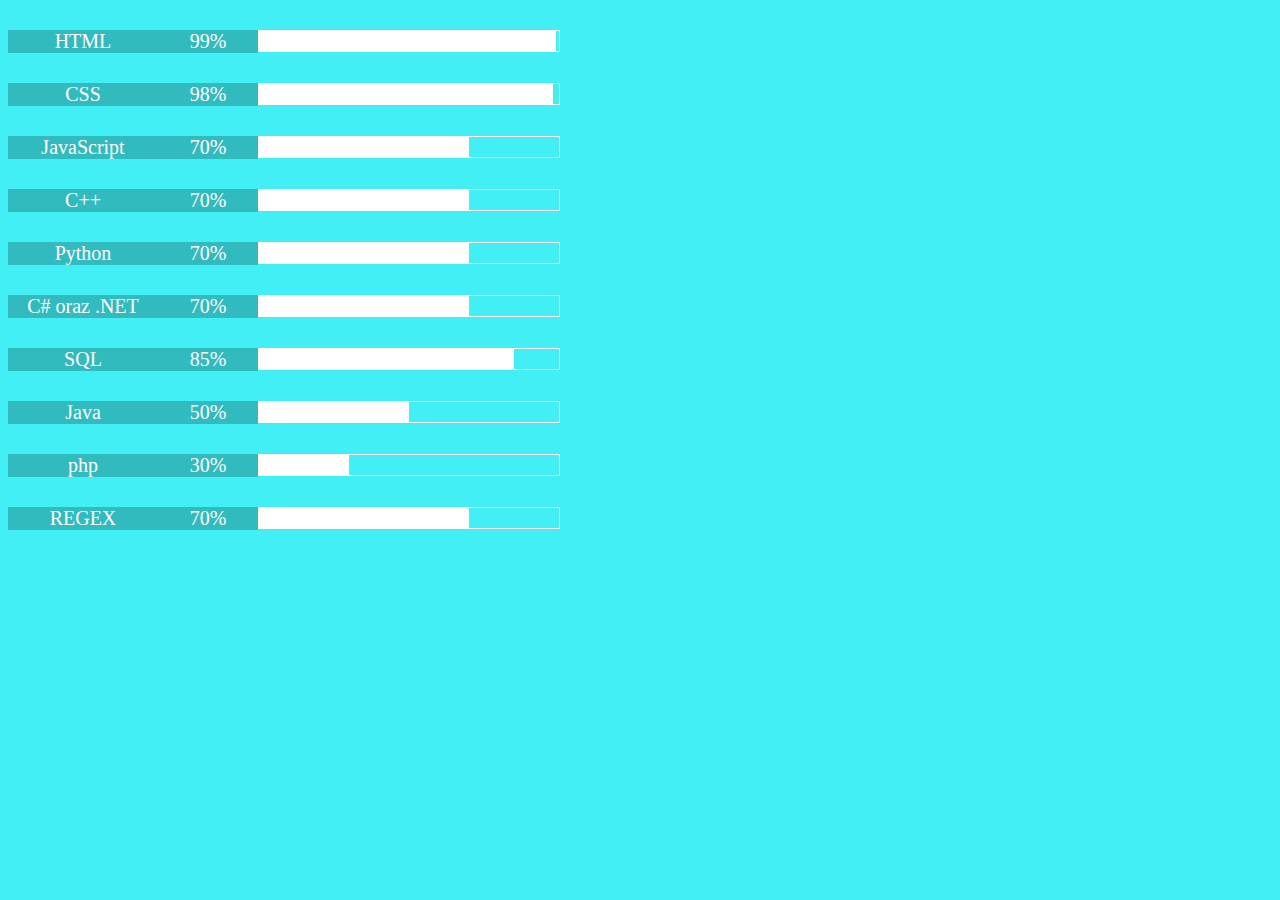
<file: progressBar_html/index.html>
<html>
    <head>
        <link rel="stylesheet" href="style.css">
        <title>Progress Bar HTML</title>
    </head>
    <body>
        <div class="container">
            <div class="skill">
                <div class="skill-label">HTML</div>
                <div class="percent">99%</div>
                <div class="progressBar">
                    <div class="progressBar-inside" style="width: 99%;"></div>
                </div>
                <div style="clear: both;"></div>
            </div>

            <div class="skill">
                <div class="skill-label">CSS</div>
                <div class="percent">98%</div>
                <div class="progressBar">
                    <div class="progressBar-inside" style="width: 98%;"></div>
                </div>
                <div style="clear: both;"></div>
            </div>

            
            <div class="skill">
                <div class="skill-label">JavaScript</div>
                <div class="percent">70%</div>
                <div class="progressBar">
                    <div class="progressBar-inside" style="width: 70%;"></div>
                </div>
                <div style="clear: both;"></div>
            </div>

            
            <div class="skill">
                <div class="skill-label">C++</div>
                <div class="percent">70%</div>
                <div class="progressBar">
                    <div class="progressBar-inside" style="width: 70%;"></div>
                </div>
                <div style="clear: both;"></div>
            </div>

            <div class="skill">
                <div class="skill-label">Python</div>
                <div class="percent">70%</div>
                <div class="progressBar">
                    <div class="progressBar-inside" style="width: 70%;"></div>
                </div>
                <div style="clear: both;"></div>
            </div>

            <div class="skill">
                <div class="skill-label">C# oraz .NET</div>
                <div class="percent">70%</div>
                <div class="progressBar">
                    <div class="progressBar-inside" style="width: 70%;"></div>
                </div>
                <div style="clear: both;"></div>
            </div>

            <div class="skill">
                <div class="skill-label">SQL</div>
                <div class="percent">85%</div>
                <div class="progressBar">
                    <div class="progressBar-inside" style="width: 85%;"></div>
                </div>
                <div style="clear: both;"></div>
            </div>

            <div class="skill">
                <div class="skill-label">Java</div>
                <div class="percent">50%</div>
                <div class="progressBar">
                    <div class="progressBar-inside" style="width: 50%;"></div>
                </div>
                <div style="clear: both;"></div>
            </div>

            <div class="skill">
                <div class="skill-label">php</div>
                <div class="percent">30%</div>
                <div class="progressBar">
                    <div class="progressBar-inside" style="width: 30%;"></div>
                </div>
                <div style="clear: both;"></div>
            </div>


            <div class="skill">
                <div class="skill-label">REGEX</div>
                <div class="percent">70%</div>
                <div class="progressBar">
                    <div class="progressBar-inside" style="width: 70%;"></div>
                </div>
                <div style="clear: both;"></div>
            </div>














        </div>
    </body>

</html>
</file>
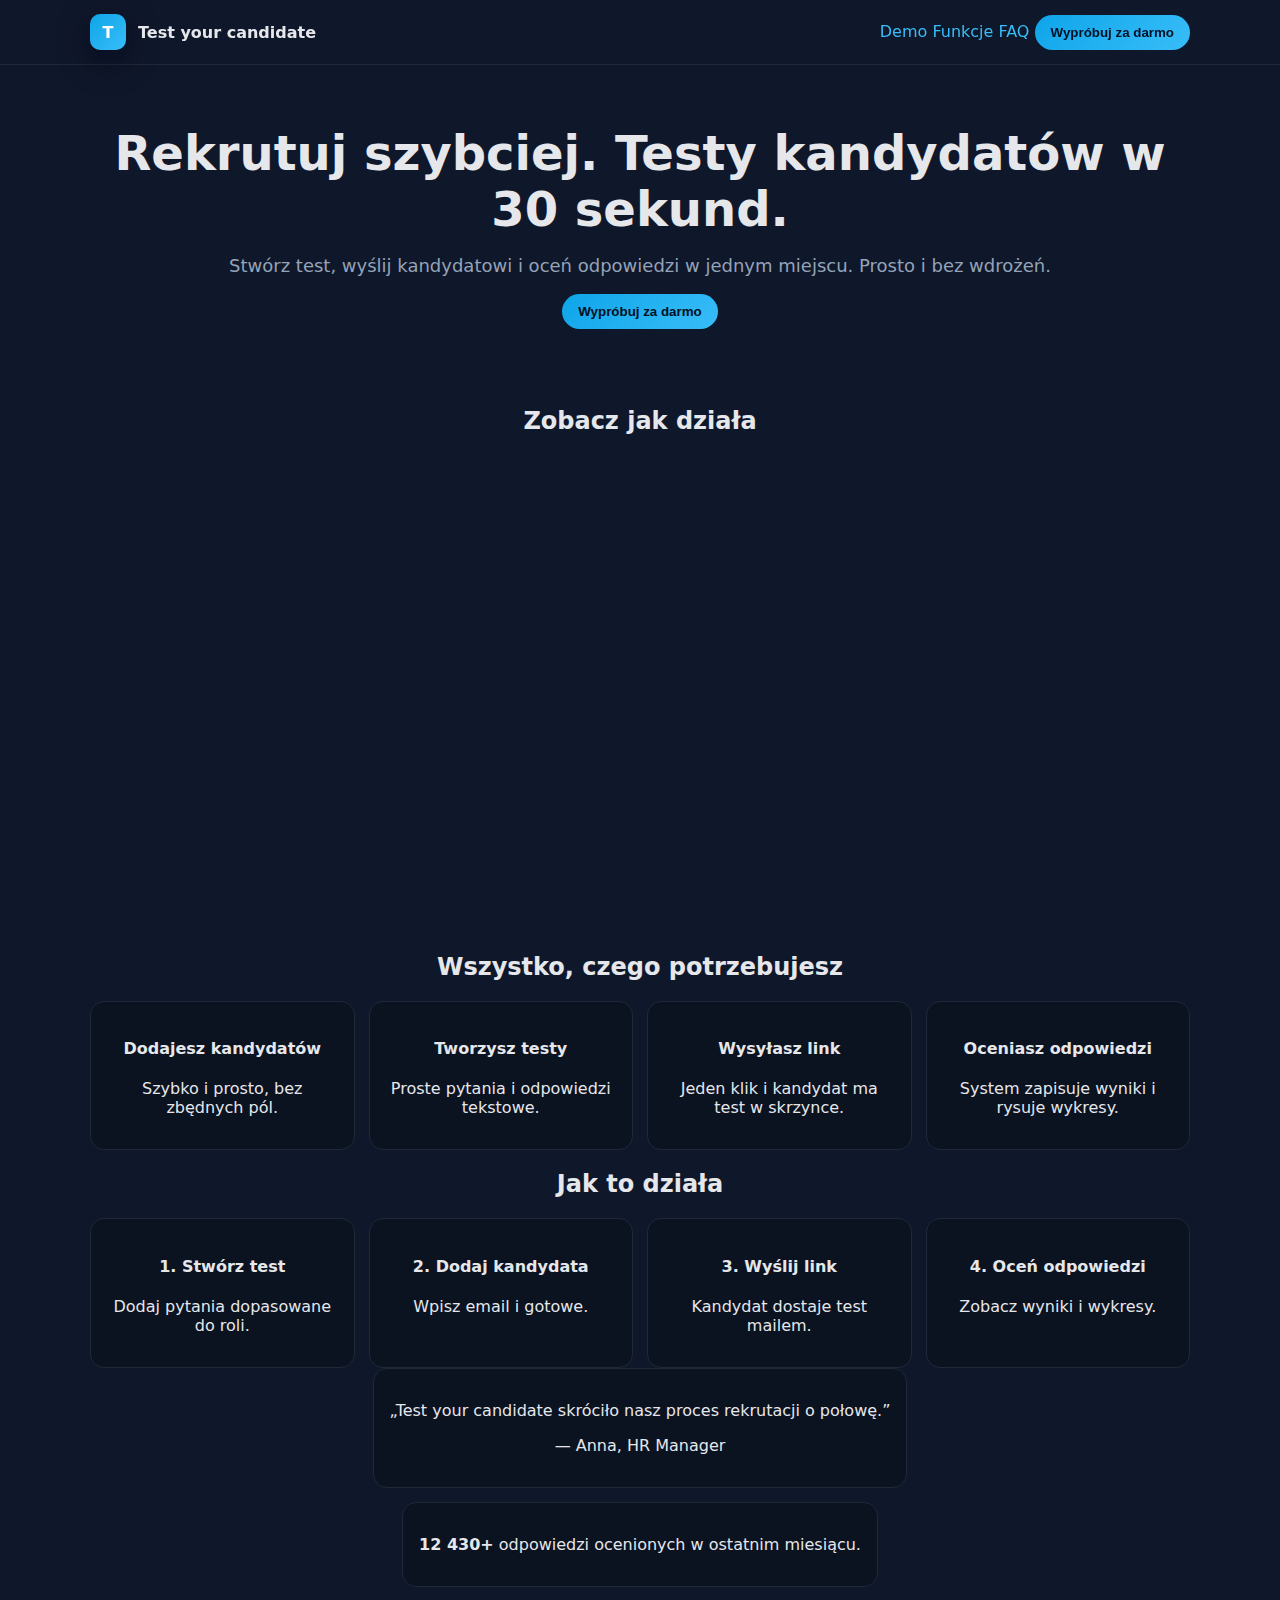
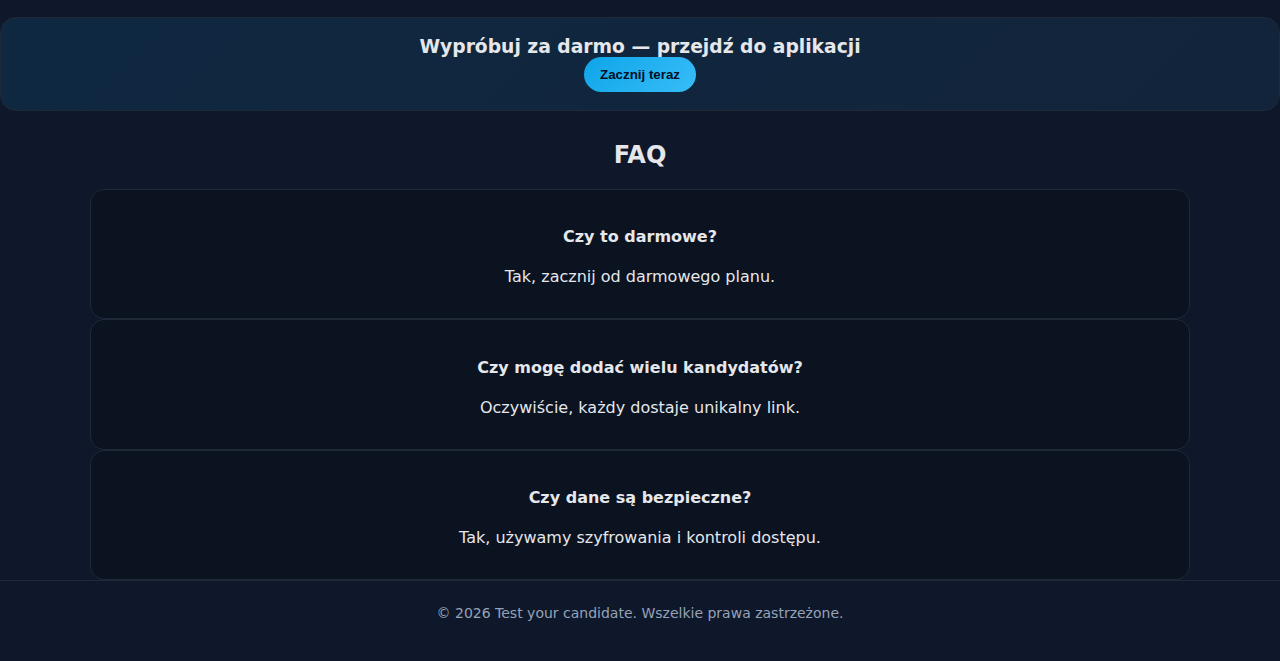
<file: test-your-candidate-landing-page/index.html>
<!doctype html>
<html lang="pl">
<head>
  <meta charset="utf-8" />
  <meta name="viewport" content="width=device-width, initial-scale=1" />
  <title>Test your candidate — Rekrutuj szybciej</title>
  <meta name="description" content="Test your candidate: proste testy rekrutacyjne. Stwórz test, wyślij kandydatowi, oceń odpowiedzi. Rejestracja w 10 sekund — bez karty." />
  <meta property="og:title" content="Test your candidate — Rekrutuj szybciej" />
  <meta property="og:description" content="Proste testy rekrutacyjne: stwórz, wyślij, oceń. Rejestracja w 10 sekund." />
  <meta name="theme-color" content="#0E7CFF" />
  <style>
    :root {
      --bg: #0f172a;
      --panel: #111827;
      --muted: #94a3b8;
      --text: #e5e7eb;
      --accent: #0ea5e9;
      --accent-2: #38bdf8;
      --border: #1f2937;
      --shadow: 0 10px 30px rgba(2, 6, 23, 0.6);
      --radius: 16px;
    }
    * { box-sizing: border-box; }
    body { margin: 0; background: var(--bg); color: var(--text); font-family: system-ui, sans-serif; }
    a { color: var(--accent-2); text-decoration: none; }
    .container { width: min(1100px, 94vw); margin: 0 auto; }
    header { position: sticky; top: 0; z-index: 40; backdrop-filter: blur(8px); background: rgba(15,23,42,0.9); border-bottom: 1px solid var(--border); }
    .nav { display: flex; align-items: center; justify-content: space-between; padding: 14px 0; }
    .brand { display: flex; align-items: center; gap: 12px; font-weight: 700; }
    .logo { width: 36px; height: 36px; border-radius: 10px; background: linear-gradient(135deg, var(--accent), var(--accent-2)); display: grid; place-items: center; box-shadow: var(--shadow); }
    .logo::after { content: "T"; font-weight: 900; color: white; }
    .cta { padding: 10px 16px; border-radius: 999px; background: linear-gradient(135deg, var(--accent), var(--accent-2)); color: #001025; font-weight: 700; border: 0; cursor: pointer; transition: transform .08s ease, filter .2s ease; }
    .cta:hover { transform: translateY(-1px); filter: brightness(1.08); }

    .hero { padding: 52px 0; text-align: center; }
    .h1 { font-size: clamp(28px, 5vw, 48px); margin: 8px 0 14px; }
    .sub { color: var(--muted); font-size: clamp(15px, 2.2vw, 18px); }

    .video { margin: 26px 0 44px; text-align: center; }
    .video iframe { width: 100%; max-width: 800px; height: 450px; border: 0; border-radius: var(--radius); }

    .features, .steps, .testimonial, .cta-band, .faq { text-align: center; }
    .features .grid-4, .steps .items { display: grid; grid-template-columns: repeat(auto-fit, minmax(200px,1fr)); gap: 14px; margin-top: 20px; }

    .feature, .step, .quote { padding: 16px; border: 1px solid var(--border); border-radius: 14px; background: #0b1220; }
    .quote { text-align: center; }

    .testimonial .container { display: flex; flex-direction: column; align-items: center; gap: 14px; }

    .cta-band { margin: 30px 0; padding: 18px; border: 1px solid var(--border); border-radius: var(--radius); background: linear-gradient(135deg, rgba(14,165,233,0.12), rgba(56,189,248,0.08)); display: flex; flex-direction: column; align-items: center; justify-content: center; gap: 14px; text-align: center; }
    .cta-band h3 { margin: 0; width: 100%; text-align: center; }

    footer { border-top: 1px solid var(--border); color: var(--muted); padding: 24px 0 40px; font-size: 14px; text-align: center; }
  </style>
</head>
<body>
  <header>
    <div class="container nav">
      <div class="brand">
        <div class="logo" aria-hidden="true"></div>
        <span>Test your candidate</span>
      </div>
      <nav>
        <a href="#video">Demo</a>
        <a href="#features">Funkcje</a>
        <a href="#faq">FAQ</a>
        <button class="cta" onclick="goToApp()">Wypróbuj za darmo</button>
      </nav>
    </div>
  </header>

  <main>
    <section class="hero">
      <div class="container">
        <h1 class="h1">Rekrutuj szybciej. Testy kandydatów w 30 sekund.</h1>
        <p class="sub">Stwórz test, wyślij kandydatowi i oceń odpowiedzi w jednym miejscu. Prosto i bez wdrożeń.</p>
        <button class="cta" onclick="goToApp()">Wypróbuj za darmo</button>
      </div>
    </section>

    <section class="video" id="video">
      <div class="container">
        <h2>Zobacz jak działa</h2>
        <iframe src="https://www.youtube-nocookie.com/embed/VIDEO_ID?autoplay=0&mute=1&controls=1&modestbranding=1&rel=0" allowfullscreen></iframe>
      </div>
    </section>

    <section class="features" id="features">
      <div class="container">
        <h2>Wszystko, czego potrzebujesz</h2>
        <div class="grid-4">
          <div class="feature"><h4>Dodajesz kandydatów</h4><p>Szybko i prosto, bez zbędnych pól.</p></div>
          <div class="feature"><h4>Tworzysz testy</h4><p>Proste pytania i odpowiedzi tekstowe.</p></div>
          <div class="feature"><h4>Wysyłasz link</h4><p>Jeden klik i kandydat ma test w skrzynce.</p></div>
          <div class="feature"><h4>Oceniasz odpowiedzi</h4><p>System zapisuje wyniki i rysuje wykresy.</p></div>
        </div>
      </div>
    </section>

    <section class="steps">
      <div class="container">
        <h2>Jak to działa</h2>
        <div class="items">
          <div class="step"><h4>1. Stwórz test</h4><p>Dodaj pytania dopasowane do roli.</p></div>
          <div class="step"><h4>2. Dodaj kandydata</h4><p>Wpisz email i gotowe.</p></div>
          <div class="step"><h4>3. Wyślij link</h4><p>Kandydat dostaje test mailem.</p></div>
          <div class="step"><h4>4. Oceń odpowiedzi</h4><p>Zobacz wyniki i wykresy.</p></div>
        </div>
      </div>
    </section>

    <section class="testimonial">
      <div class="container">
        <div class="quote">
          <p>„Test your candidate skróciło nasz proces rekrutacji o połowę.”</p>
          <p class="muted">— Anna, HR Manager</p>
        </div>
        <div class="quote">
          <p><strong>12 430+</strong> odpowiedzi ocenionych w ostatnim miesiącu.</p>
        </div>
      </div>
    </section>

    <section class="cta-band">
      <div class="container">
        <h3>Wypróbuj za darmo — przejdź do aplikacji</h3>
        <button class="cta" onclick="goToApp()">Zacznij teraz</button>
      </div>
    </section>

    <section class="faq" id="faq">
      <div class="container">
        <h2>FAQ</h2>
        <div class="quote"><h4>Czy to darmowe?</h4><p>Tak, zacznij od darmowego planu.</p></div>
        <div class="quote"><h4>Czy mogę dodać wielu kandydatów?</h4><p>Oczywiście, każdy dostaje unikalny link.</p></div>
        <div class="quote"><h4>Czy dane są bezpieczne?</h4><p>Tak, używamy szyfrowania i kontroli dostępu.</p></div>
      </div>
    </section>
  </main>

  <footer>
    <div class="container">
      <div class="muted">© <span id="year"></span> Test your candidate. Wszelkie prawa zastrzeżone.</div>
    </div>
  </footer>

  <script>
    function goToApp(){ window.location.href = "/app"; }
    document.getElementById('year').textContent = new Date().getFullYear();
  </script>
</body>
</html>
</file>
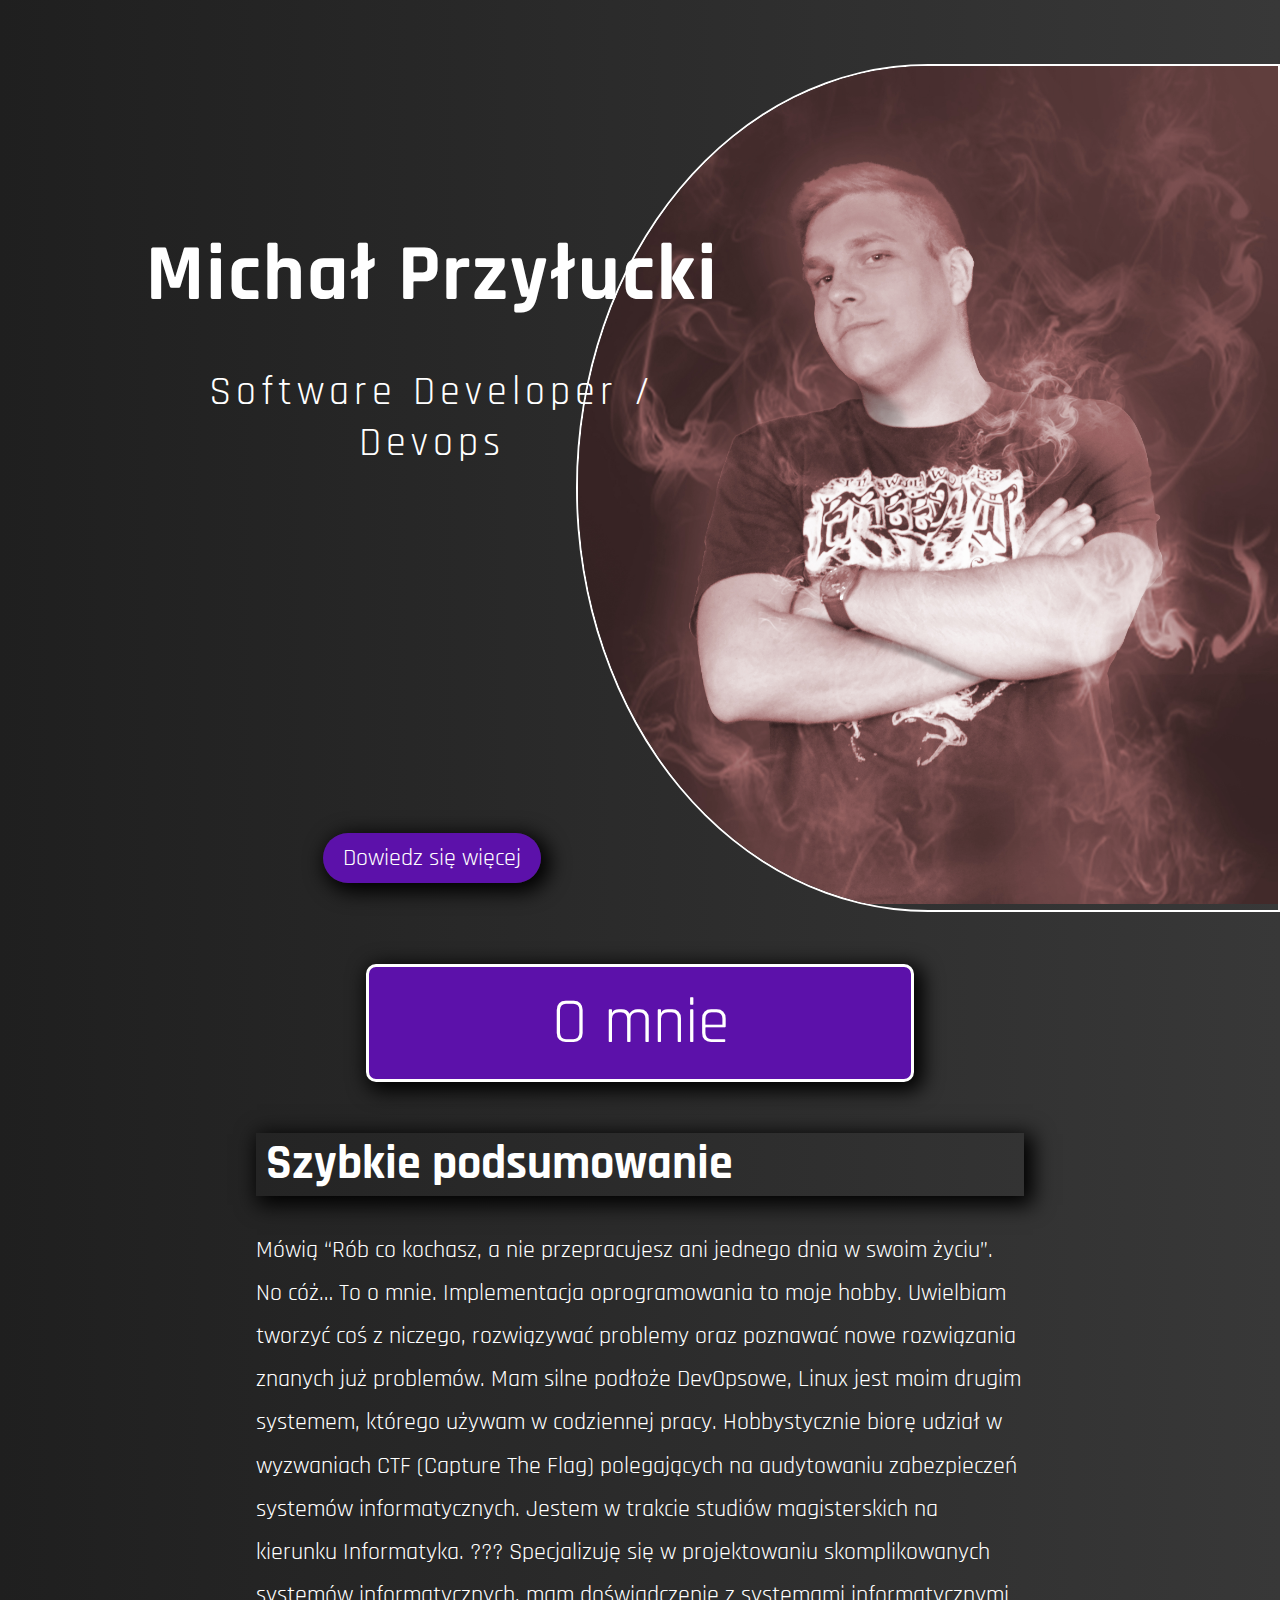
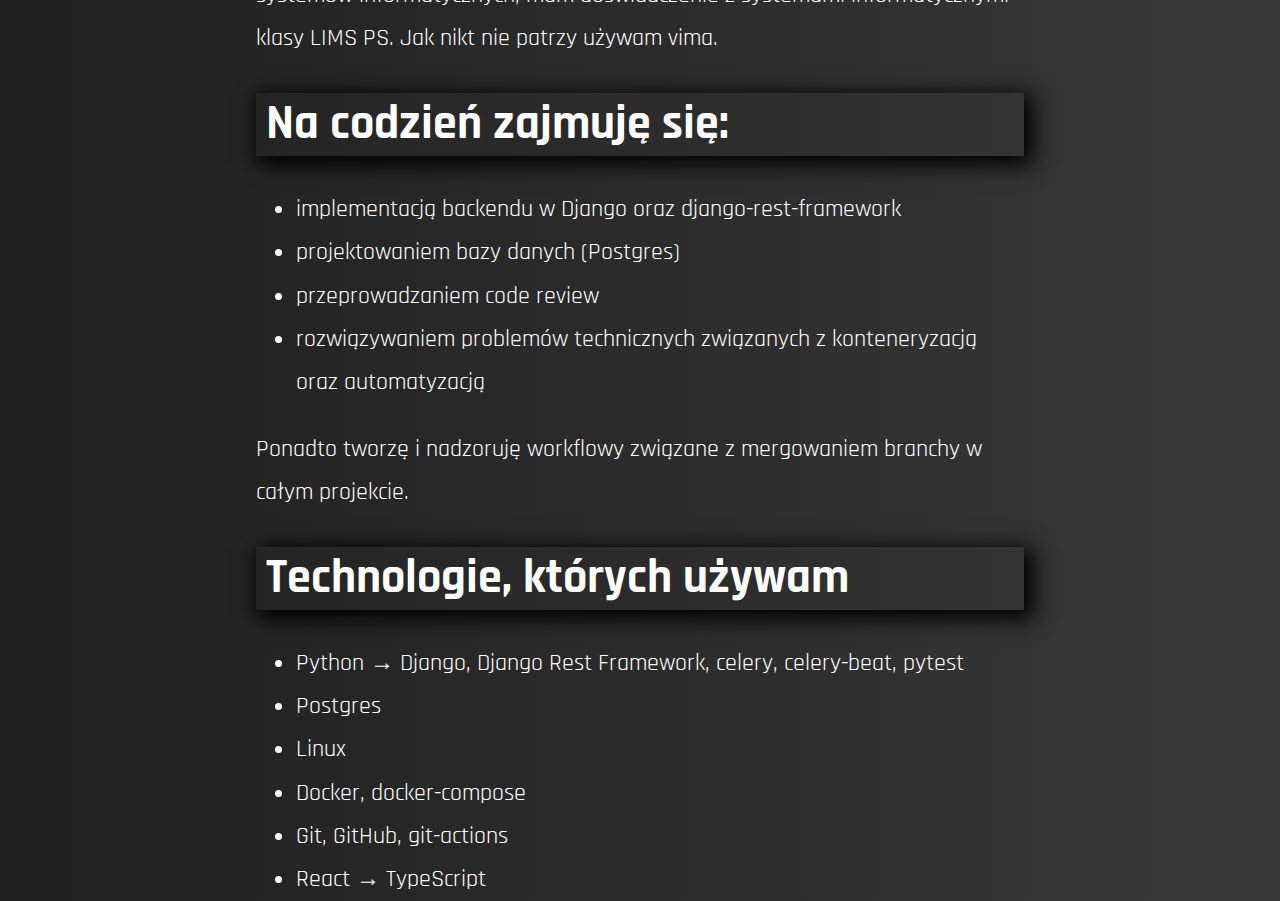
<file: user-interface/index.html>
<!DOCTYPE html>
<html lang="pl">

<head>
    <meta charset="UTF-8">
    <meta name="viewport" content="width=device-width, initial-scale=1.0">
    <title>Michał Przyłucki</title>
    <link rel="stylesheet" type="text/css" href="style.css">
    <link rel="preconnect" href="https://fonts.googleapis.com">
    <!-- fonts -->
    <!-- <link rel="preconnect" href="https://fonts.googleapis.com"> -->
    <!-- <link rel="preconnect" href="https://fonts.gstatic.com" crossorigin> -->
    <!-- <link href="https://fonts.googleapis.com/css2?family=Dosis:wght@600&family=Rajdhani:wght@700&display=swap" rel="stylesheet">  -->

    <link rel="preconnect" href="https://fonts.googleapis.com">
    <link rel="preconnect" href="https://fonts.gstatic.com" crossorigin>
    <link href="https://fonts.googleapis.com/css2?family=Rajdhani:wght@400;700&display=swap" rel="stylesheet">
</head>

<body>
        <div class="first-screen">
            <!-- left side -->
            <div class="left-side">
                <div class="textes">
                    <div class="name">Michał Przyłucki</div>
                    <div class="subname">Software Developer / Devops</div>
                    <div class="more-btn">
                        <a href="#second-screen">Dowiedz się więcej</a>
                    </div>
                </div>

            </div>

            <!-- right side -->
            <div class="right-side">
                <div class="photo-wrapper">
                    <img src="img/gotowe_5.jpg" width="700px">
                </div>
            </div>
        </div>

        <div id="second-screen" class="second-screen">
            <div class="about-me-header-wrapper">

                <div class="about-me-header">
                    O mnie
                </div>
            </div>

            <div class="about-me-description">
                <h1>Szybkie podsumowanie</h1>
                <p>
                    Mówią “Rób co kochasz, a nie przepracujesz ani jednego dnia w swoim życiu”. No cóż… To o mnie.
                    Implementacja oprogramowania to moje hobby. Uwielbiam tworzyć coś z niczego, rozwiązywać problemy
                    oraz
                    poznawać
                    nowe rozwiązania znanych już problemów. Mam silne podłoże DevOpsowe, Linux jest moim drugim
                    systemem,
                    którego używam w codziennej pracy.
                    Hobbystycznie biorę udział w wyzwaniach CTF (Capture The Flag) polegających na audytowaniu
                    zabezpieczeń
                    systemów informatycznych.
                    Jestem w trakcie studiów magisterskich na kierunku Informatyka.
                    ??? Specjalizuję się w projektowaniu skomplikowanych systemów informatycznych, mam doświadczenie z
                    systemami informatycznymi klasy LIMS
                    PS. Jak nikt nie patrzy używam vima.
                </p>
                <h1>Na codzień zajmuję się:</h1>
                <ul>
                    <li>implementacją backendu w Django oraz django-rest-framework</li>
                    <li>projektowaniem bazy danych (Postgres)</li>
                    <li>przeprowadzaniem code review</li>
                    <li>rozwiązywaniem problemów technicznych związanych z konteneryzacją oraz automatyzacją</li>
                </ul>

                Ponadto tworzę i nadzoruję workflowy związane z mergowaniem branchy w całym projekcie.

                <h1>Technologie, których używam</h1>
                <ul>
                    <li>Python → Django, Django Rest Framework, celery, celery-beat, pytest</li>
                    <li>Postgres</li>
                    <li>Linux </li>
                    <li>Docker, docker-compose</li>
                    <li>Git, GitHub, git-actions</li>
                    <li>React → TypeScript</li>
                </ul>
            </div>





        </div>

</body>

</html>
</file>
<file: style.css>
body{
  background: black;
  color: #CCCCCC;
  width: 50%;
  margin: 20px auto 20px auto;
  border: 5px solid #808080;
  text-align: justify;
  padding: 30px;
  font-family: 'calibri', sans-serif;
  font-size: 18;
  width: 65%;
}



h1{
  /* font-size: 20px; */
  /* color: green; */
  text-align: center;
}
h2{
  /* font-size: 18; */
}

.image-separator{
  background-image: url("logo.jpg");
  border: 1px solid #3b3b3b;
  border-radius: 15px;
  width: 200px;
  height: 200px;
  margin: 0 auto 0 auto;
  background-position: center; /* Center the image */
  background-repeat: no-repeat; /* Do not repeat the image */
  background-size: cover; /* Resize the background image to cover the entire container */
  padding: 0;
}

hr{
  margin: 40px 0 40px 0;
}

/*
Specific body width for smaller devices.
*/
@media only screen and (max-width: 900px) {
  body {
    width: 70%;
    text-align: left;
  }
}
</file>
<file: moving_grid/style.css>
#canvas{
	/* background: #b3b3b3; */
	background: transparent;
	/* background: #ffb300; */
	
}
</file>
<file: opcja2/style.css>
*{
    scroll-behavior: smooth;
}
body{
    margin: 0;
    font-family: 'Archivo Black', sans-serif;
}

h1{
    font-family: 'Poppins', sans-serif;
    font-size: 40px;
}

#container{
    width:100%;
    height: 100%;
    background-image: url("background.jpg");
    background-size: 100%;
}

#main{
    color:white;
    position: absolute;
    top: 50%;
    left: 50%;
    transform: translate(-50%, -50%);
    font-size: 25px;
}

#more{
    position: absolute;
    bottom: 5%;
    left: 50%;
    transform: translate(-50%, 0);
}

#more a{
    text-decoration: none;
    color: white;
    font-family: 'Raleway', sans-serif;
    padding: 10px 20px;
    border-radius: 15px;
    transition: background-color 0.5s;
}

#more a:hover{
    background-color: rgba(0, 0, 0, .5);
}

#omnie{
    
    line-height: 1.5em;
    height: 100%;
    width: 80%;
    margin: 0 auto;
    margin-top: 30px;
    font-size: 30px;
    position: relative;
}


#omnie p{
    margin-top: 100px;
    font-family: 'Poppins', sans-serif;
    font-size: 20px;
}

#skillsLink{
    position: absolute;
    left: 50%;
    bottom: 5%;
    transform: translate(-50%, 0);
}

#skillsLink a{
    text-decoration: none;
    padding: 10px 20px;
    border-radius: 15px;
    color: black;
    transition: background-color .5s;
}

#skillsLink a:hover{
    background-color: rgba(0, 0, 0, .5);
}

#skills{
    height: 100%;
    width: 100%;
    background-image: url("background.jpg");
}

#skills2{
    width: 80%;
    margin: 0 auto;
}

#skills2 h1{
    color:white;
    padding-top: 30px;
}

#tech{
    margin-top: 120px;
}

#techLeft{
    margin-right: 20%;
}

#techRight{
    
}

#techLeft, #techRight{
    float: left;
    border-radius: 10px;
    padding: 10px 20px;
}

#techLeft h1, #techRight h1{
    font-size: 20px;
}

#techLeft p, #techRight p{
    font-size: 15px;
    color: white;
    font-family: 'Poppins', sans-serif;
}
</file>
<file: progressBar_html/style.css>
body{
    background: #42eff5;
}

.container{
}

.skill{
    margin-top: 30px;
}

.skill-label{
    display: flex;
    justify-content: center;
    float: left;
    width: 150px;
    background: #32bbbf;
    color: white;
    font-size: 20px;
}

.percent{
    background: #32bbbf;
    color: white;
    font-size: 20px;
    display: flex;
    justify-content: center;
    width: 100px;
    float: left;
}

.progressBar{
    float: left;
    width: 300px;
    border: 1px solid white;
    height: 20px;
}

.progressBar-inside{
 height: 100%;
 background: white;
 animation: left-to-right 3s forwards ease-in-out;
}

@keyframes left-to-right{
    0%{
        width: 0%;
    }

    100%{
        
    }
}
</file>
<file: user-interface/style.css>
html,
body {
    height: 100%;
    margin: 0;
    color: white;
    scroll-behavior: smooth;
    font-family: 'Rajdhani', sans-serif;
    /* background: linear-gradient(90deg, rgba(39,39,39,1) 0%, rgba(128,128,128,1) 100%); */
    /* background: linear-gradient(90deg, rgba(39,39,39,1) 0%, rgba(0,0,0,1) 100%); */
    /* background: linear-gradient(-90deg, rgba(39,39,39,1) 0%, rgba(0,0,0,1) 100%); */
    /* background: linear-gradient(90deg, rgba(84,84,84,1) 0%, rgba(56,56,56,1) 100%); */
    /* background: linear-gradient(-90deg, rgba(31,31,31,1) 0%, rgba(56,56,56,1) 100%);  */

    
    /* background: linear-gradient(135deg, rgba(31,31,31,1) 0%, rgba(56,56,56,1) 100%); */
    background: linear-gradient(90deg, rgba(31,31,31,1) 0%, rgba(56,56,56,1) 100%);
    /* background-image: linear-gradient(red, orange); */

}

.first-screen {
    height: 100%;
    display: flex;
}

.left-side {
    width: 70%;
}

.right-side {
    margin-top: 5%;
}

.photo-wrapper {
    border-radius: 50% 0 0 50%;
    border: 2px solid white;
    overflow: hidden;
}

.textes{
    font-family: 'Rajdhani', sans-serif;
    position: relative;
    left: 25%;
    top: 25%;
    /* border: 1px solid white; */
    width: fit-content;
}

.name {
    font-size: 80px;
    text-align: center;
    letter-spacing: 2px;
    font-weight: bolder;
}

.subname {
    font-size: 40px;
    text-align: center;
    margin-top: 40px;
    letter-spacing: 5px;
}

.more-btn{
    text-align: center;
    margin-top: 65%;
    /* border: 1px solid white; */
    width: fit-content;
    margin-left: auto;
    margin-right: auto;
    font-size: 1.5em;
}



.more-btn a{
    text-decoration: none;
    color: white;
    background: #5C11AA;
    border-radius: 30px;
    padding: 10px 20px;
    box-shadow: 5px 5px 20px 4px black;
    transition: background .2s;

}

.more-btn a:hover{
    background: #665677;
    
}

/* second screen */
.second-screen{
    /* background: #272727; */
    height: 100%;
}
.about-me-header-wrapper{
    padding-top: 5%;
}

.about-me-header{
    font-family: 'Rajdhani', sans-serif;
    border: 3px solid white;
    font-size: 4em;
    text-align: center;
    width: 40%;
    margin-left: auto;
    background: #5C11AA;
    border-radius: 10px;
    box-shadow: 5px 5px 20px 4px black;
    padding: 15px;
    margin-right: auto;
}

.about-me-description{
    margin-left: 20%;
    margin-right: 20%;
    margin-top: 4%;
    font-size: 1.5em;
    line-height: 1.8em;
}

li{
    line-height: 1.8em;
    /* border: 3px solid white; */
}

h1{
    /* color: #5C11AA; */
    box-shadow: 5px 5px 20px 4px black;
    padding: 10px;
    /* border: 3px solid white; */
}
</file>
